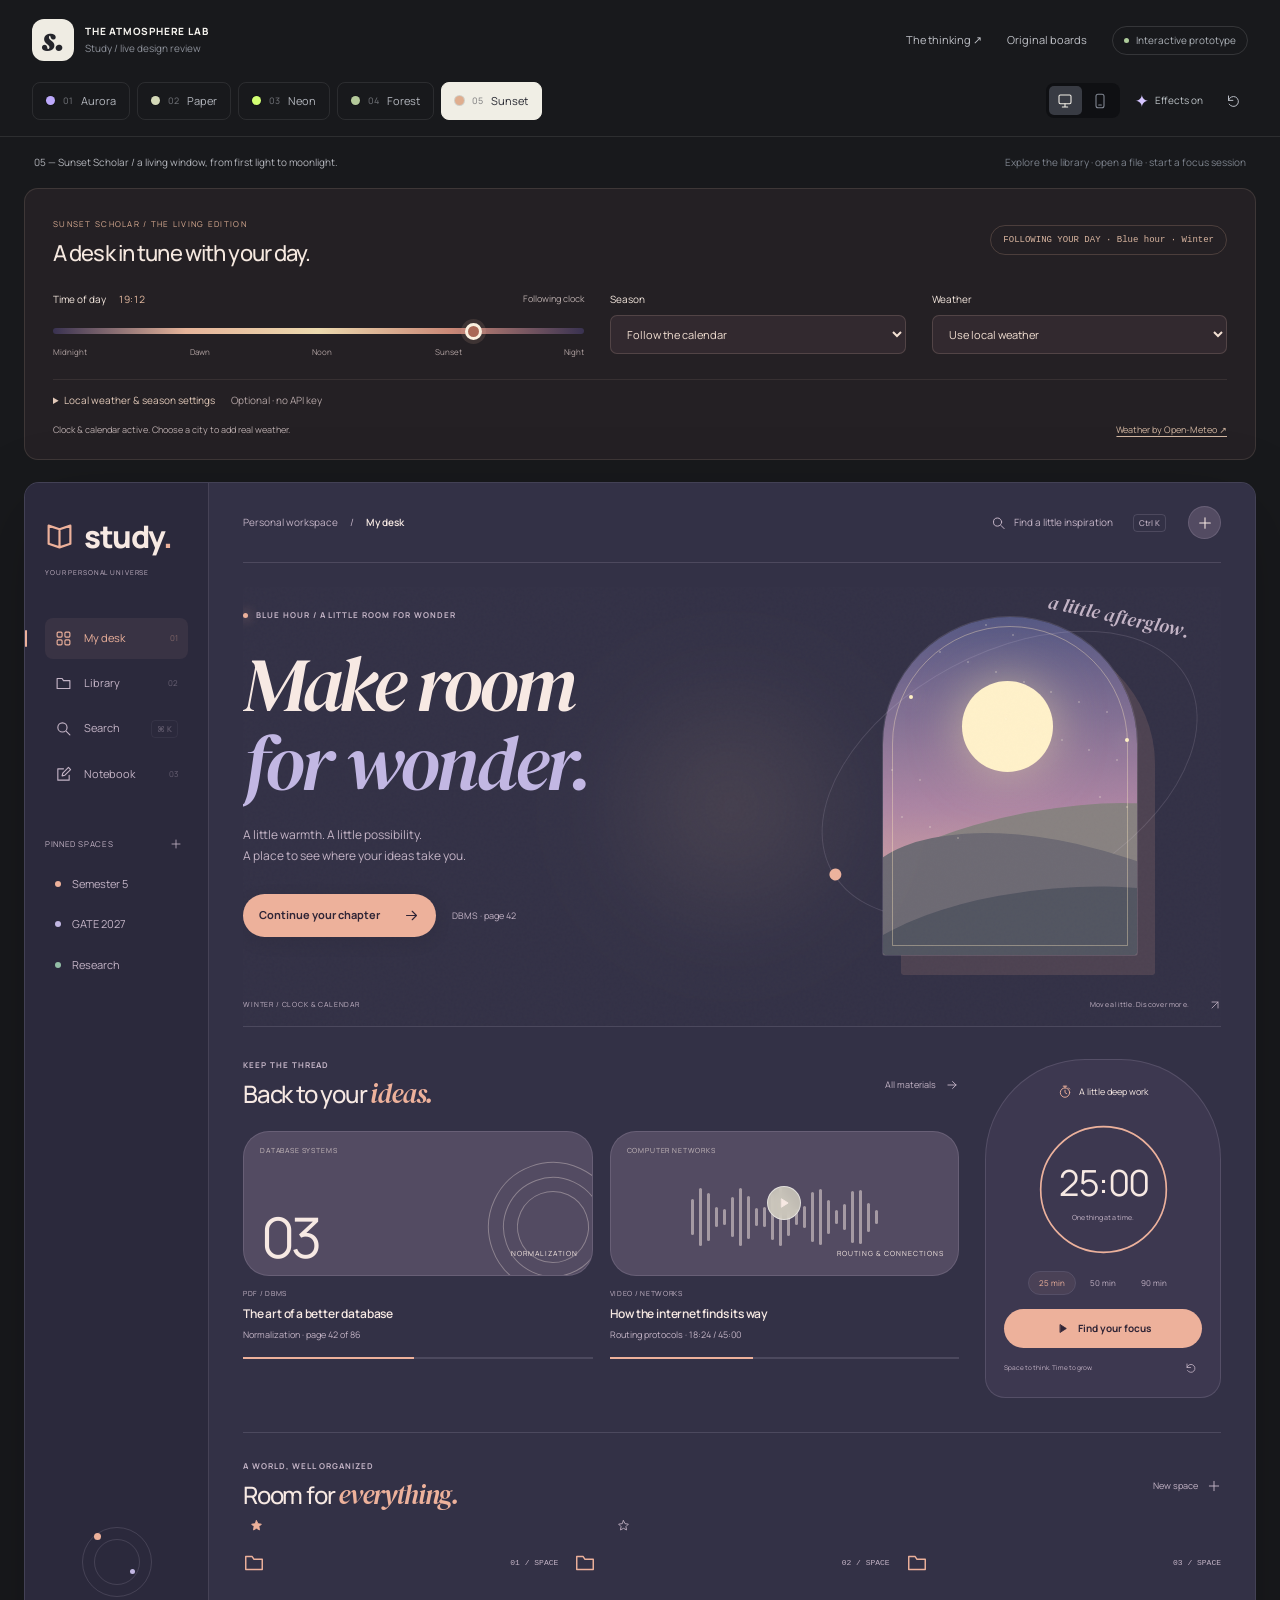
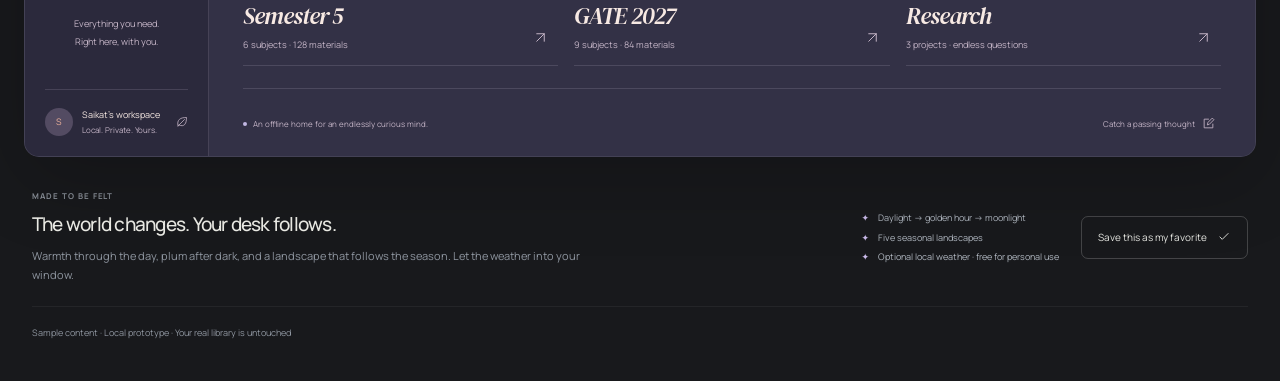
<file: design/theme-previews/index.html>
<!doctype html>
<html lang="en">
<head>
 <meta charset="utf-8"><meta name="viewport" content="width=device-width,initial-scale=1"><meta name="color-scheme" content="dark light">
 <title>Study / The atmosphere lab</title>
 <link rel="icon" href="data:image/svg+xml,%3Csvg xmlns='http://www.w3.org/2000/svg' viewBox='0 0 40 40'%3E%3Crect width='40' height='40' rx='12' fill='%23c7b4ff'/%3E%3Cpath d='M10 12v17l10-4 10 4V12l-10 4z' fill='%23141420'/%3E%3C/svg%3E">
 <link rel="stylesheet" href="lab.css"><link rel="stylesheet" href="sunset.css"><script defer src="lab.js"></script><script defer src="sunset-core.js"></script><script defer src="sunset.js"></script>
</head>
<body data-theme="aurora" data-motion="full">
<svg class="symbol-bank" xmlns="http://www.w3.org/2000/svg" aria-hidden="true"><defs>
 <symbol id="i-arrow" viewBox="0 0 24 24"><path d="M5 12h14m-6-6 6 6-6 6"/></symbol>
 <symbol id="i-diagonal" viewBox="0 0 24 24"><path d="M6 18 18 6M6 6h12v12"/></symbol>
 <symbol id="i-book" viewBox="0 0 24 24"><path d="M12 6 3 3v15l9 3 9-3V3zM12 6v15"/></symbol>
 <symbol id="i-home" viewBox="0 0 24 24"><rect x="3" y="3" width="7" height="7" rx="1.5"/><rect x="14" y="3" width="7" height="7" rx="1.5"/><rect x="3" y="14" width="7" height="7" rx="1.5"/><rect x="14" y="14" width="7" height="7" rx="1.5"/></symbol>
 <symbol id="i-folder" viewBox="0 0 24 24"><path d="M3 19V5h7l2 3h9v11z"/></symbol>
 <symbol id="i-search" viewBox="0 0 24 24"><circle cx="10.5" cy="10.5" r="6.5"/><path d="m16 16 5 5"/></symbol>
 <symbol id="i-note" viewBox="0 0 24 24"><path d="M20 13v7H4V4h8m-2 10 1-4L19 2l3 3-8 8z"/></symbol>
 <symbol id="i-clock" viewBox="0 0 24 24"><circle cx="12" cy="13" r="8"/><path d="M12 9v4l3 2M9 2h6m-3 0v3m6 0 2 2"/></symbol>
 <symbol id="i-star" viewBox="0 0 24 24"><path d="m12 3 2.8 5.6L21 9.5 16.5 14l1.1 6.2-5.6-3-5.6 3L7.5 14 3 9.5l6.2-.9z"/></symbol>
 <symbol id="i-play" viewBox="0 0 24 24"><path d="m8 5 11 7-11 7z"/></symbol>
 <symbol id="i-pause" viewBox="0 0 24 24"><path d="M8 5v14M16 5v14"/></symbol>
 <symbol id="i-plus" viewBox="0 0 24 24"><path d="M12 4v16M4 12h16"/></symbol>
 <symbol id="i-close" viewBox="0 0 24 24"><path d="m6 6 12 12M6 18 18 6"/></symbol>
 <symbol id="i-spark" viewBox="0 0 24 24"><path d="m12 2 2.5 7.5L22 12l-7.5 2.5L12 22l-2.5-7.5L2 12l7.5-2.5z"/></symbol>
 <symbol id="i-grid" viewBox="0 0 24 24"><rect x="4" y="4" width="16" height="16" rx="2"/><path d="M4 12h16M12 4v16"/></symbol>
 <symbol id="i-list" viewBox="0 0 24 24"><path d="M8 5h13M8 12h13M8 19h13M3 5h.1M3 12h.1M3 19h.1"/></symbol>
 <symbol id="i-check" viewBox="0 0 24 24"><path d="m5 12 4 4L19 6"/></symbol>
 <symbol id="i-reset" viewBox="0 0 24 24"><path d="M4 11a8 8 0 1 1 1 6M4 4v7h7"/></symbol>
 <symbol id="i-monitor" viewBox="0 0 24 24"><rect x="3" y="3" width="18" height="13" rx="2"/><path d="M12 16v5m-4 0h8"/></symbol>
 <symbol id="i-phone" viewBox="0 0 24 24"><rect x="6" y="2" width="12" height="20" rx="3"/><path d="M10 18h4"/></symbol>
 <symbol id="i-leaf" viewBox="0 0 24 24"><path d="M4 20C1 7 9 3 21 3c0 12-4 20-15 15m-2 2L17 7"/></symbol>
</defs></svg>

<header class="review-bar">
 <div class="review-top"><a class="lab-brand" href="index.html"><span class="lab-mark">s.</span><span>THE ATMOSPHERE LAB <small>Study / live design review</small></span></a><div class="review-actions"><button class="quiet" id="about">The thinking ↗</button><a class="quiet archive-link" href="static-gallery.html">Original boards</a><span class="prototype-badge"><i></i> Interactive prototype</span></div></div>
 <div class="review-bottom"><nav class="theme-switch" aria-label="Design direction"></nav><div class="preview-controls"><div class="device-switch" aria-label="Preview size"><button data-device="desktop" aria-label="Desktop preview" aria-pressed="true"><svg><use href="#i-monitor"/></svg></button><button data-device="phone" aria-label="Phone preview" aria-pressed="false"><svg><use href="#i-phone"/></svg></button></div><button id="motion-toggle" class="motion-toggle" aria-pressed="true"><span class="motion-icon">✦</span> <span>Effects on</span></button><button class="replay-button" id="replay" title="Replay entrance animation" aria-label="Replay entrance animation"><svg><use href="#i-reset"/></svg></button></div></div>
</header>
<div class="review-caption"><span id="direction-caption">01 — Aurora / the art of getting lost in a good idea.</span><span class="try-hint">Explore the library · open a file · start a focus session</span></div>
<div class="viewport" id="viewport"><div class="workspace">
 <aside class="sidebar">
  <button class="brand" data-page="home" aria-label="Study home"><svg><use href="#i-book"/></svg><span>study<span class="brand-dot">.</span></span></button><div class="workspace-label">YOUR PERSONAL UNIVERSE</div>
  <nav class="primary-nav" aria-label="Workspace navigation"><button data-page="home" aria-current="page"><svg><use href="#i-home"/></svg><span>My desk</span><small>01</small></button><button data-page="library"><svg><use href="#i-folder"/></svg><span>Library</span><small>02</small></button><button data-action="search"><svg><use href="#i-search"/></svg><span>Search</span><kbd>⌘ K</kbd></button><button data-page="notes"><svg><use href="#i-note"/></svg><span>Notebook</span><small>03</small></button></nav>
  <div class="sidebar-section"><span>PINNED SPACES</span><button data-action="new-space" aria-label="Create a sample space"><svg><use href="#i-plus"/></svg></button></div><nav class="pinned-nav" aria-label="Pinned spaces"><button data-space="Semester 5"><i class="dot lilac"></i>Semester 5</button><button data-space="GATE 2027"><i class="dot peach"></i>GATE 2027</button><button data-space="Research"><i class="dot mint"></i>Research</button></nav>
  <div class="sidebar-bottom"><div class="local-orbit"><span></span><small>Everything you need.<br>Right here, with you.</small></div><button class="profile" id="profile-note"><span>S</span><div>Saikat’s workspace<small>Local. Private. Yours.</small></div><svg><use href="#i-leaf"/></svg></button></div>
 </aside>
 <main class="app-main" id="app-main">
  <div class="app-toolbar"><div class="breadcrumb"><span>Personal workspace</span><span>/</span><strong id="current-page">My desk</strong></div><div class="toolbar-actions"><button class="search-trigger" data-action="search"><svg><use href="#i-search"/></svg><span>Find a little inspiration</span><kbd>Ctrl K</kbd></button><button class="round-button" data-action="new-note" aria-label="Capture a quick note"><svg><use href="#i-plus"/></svg></button></div></div>
  <section class="page home-page" id="page-home" aria-label="My desk">
   <div class="hero-scene" id="hero-scene"><div class="hero-grain"></div><div class="hero-cursor-glow"></div><div class="hero-scanline"></div><div class="hero-copy"><div class="eyebrow"><span class="status-dot"></span><span id="hero-eyebrow">A PLACE FOR YOUR NEXT BIG IDEA</span></div><h1 id="hero-title">Stay curious.<br><em>Go deeper.</em></h1><p id="hero-description">The best ideas don’t arrive all at once.<br>Give yours a little room to unfold.</p><div class="hero-cta"><button class="primary-button magnetic" data-action="continue">Continue your chapter <svg><use href="#i-arrow"/></svg></button><span>DBMS · page 42</span></div></div><div class="hero-art" id="hero-art" aria-hidden="true"></div><div class="hero-index"><span id="scene-coordinate">FIELD NOTES / 001</span><span class="art-hint">Move a little. Discover more.</span><svg><use href="#i-diagonal"/></svg></div></div>
   <div class="desk-grid"><section class="continuation"><div class="section-heading"><div><span class="eyebrow">KEEP THE THREAD</span><h2>Back to your <em>ideas.</em></h2></div><button class="text-button" data-page="library">All materials <svg><use href="#i-arrow"/></svg></button></div><div class="material-grid" id="recent-materials"></div></section><aside class="focus-widget"><div class="focus-top"><span><svg><use href="#i-clock"/></svg> A little deep work</span><span class="focus-live">READY</span></div><div class="focus-dial"><svg viewBox="0 0 180 180" aria-hidden="true"><circle class="track" cx="90" cy="90" r="78"/><circle class="progress" cx="90" cy="90" r="78"/></svg><div><strong class="timer-value">25:00</strong><small>One thing at a time.</small></div></div><div class="timer-presets" aria-label="Focus duration"><button data-minutes="25" aria-pressed="true">25 min</button><button data-minutes="50" aria-pressed="false">50 min</button><button data-minutes="90" aria-pressed="false">90 min</button></div><button class="focus-start" data-action="timer"><svg><use href="#i-play"/></svg><span>Find your focus</span></button><div class="timer-footer"><span>Space to think. Time to grow.</span><button data-action="reset-timer" aria-label="Reset focus timer"><svg><use href="#i-reset"/></svg></button></div></aside></div>
   <section class="spaces-section"><div class="section-heading"><div><span class="eyebrow">A WORLD, WELL ORGANIZED</span><h2>Room for <em>everything.</em></h2></div><button class="text-button" data-action="new-space">New space <svg><use href="#i-plus"/></svg></button></div><div class="spaces-grid" id="spaces-grid"></div></section>
   <div class="desk-footer"><span><i></i> An offline home for an endlessly curious mind.</span><button data-action="new-note">Catch a passing thought <svg><use href="#i-note"/></svg></button></div>
  </section>
  <section class="page library-page" id="page-library" hidden aria-label="Library"><div class="library-title"><span class="eyebrow">YOUR KNOWLEDGE, CONNECTED</span><h1>A collection<br>of <em>possibilities.</em></h1><p>Books, notes, and the questions that keep you curious.</p></div><div class="library-tools"><div class="filter-tabs" aria-label="Material filters"><button data-filter="All" aria-pressed="true">Everything</button><button data-filter="PDF" aria-pressed="false">Reading</button><button data-filter="VIDEO" aria-pressed="false">Lectures</button><button data-filter="NOTE" aria-pressed="false">Notes</button><button data-filter="Starred" aria-pressed="false">Starred</button></div><button class="round-button" id="layout-toggle" aria-label="Switch to list view"><svg><use href="#i-list"/></svg></button></div><div class="path-row" id="library-path"></div><div id="library-items" class="library-items"></div></section>
  <section class="page notes-page" id="page-notes" hidden aria-label="Notebook"><div class="notebook-heading"><span class="eyebrow">A HOME FOR UNFINISHED THOUGHTS</span><h1>Think out <em>loud.</em></h1><p>Your words are saved in this browser, just for this prototype.</p></div><div class="note-editor"><div class="note-editor-bar"><span><svg><use href="#i-note"/></svg> My field notes</span><span id="save-status">Saved locally</span></div><label class="sr-only" for="note-title">Note title</label><input id="note-title" value="A few ideas worth following…" maxlength="120"><label class="sr-only" for="note-body">Note contents</label><textarea id="note-body" spellcheck="true" placeholder="Start anywhere. A question is a good beginning."></textarea><div class="note-editor-footer"><span id="word-count">0 words</span><span>Small thoughts become big ideas.</span></div></div></section>
  <nav class="mobile-nav" aria-label="Mobile navigation"><button data-page="home" aria-current="page"><svg><use href="#i-home"/></svg><span>My desk</span></button><button data-page="library"><svg><use href="#i-folder"/></svg><span>Library</span></button><button data-action="search"><svg><use href="#i-search"/></svg><span>Search</span></button><button data-page="notes"><svg><use href="#i-note"/></svg><span>Notes</span></button></nav>
 </main>
</div></div>
<footer class="review-footer"><div><span class="eyebrow">MADE TO BE FELT</span><h2 id="theme-summary">A little wonder. A lot of clarity.</h2><p id="theme-explanation">An orbital sculpture, slow-moving light, and surfaces that respond to your touch.</p></div><div class="effect-chips" id="effect-chips"></div><button class="choose-button" id="choose-direction">Save this as my favorite <svg><use href="#i-check"/></svg></button><p class="prototype-note">Sample content · Local prototype · Your real library is untouched</p></footer>

<dialog id="search-dialog" class="search-dialog"><div class="search-dialog-head"><svg><use href="#i-search"/></svg><label class="sr-only" for="global-search">Search sample library</label><input id="global-search" placeholder="An idea, a subject, a place…" autocomplete="off"><button data-close aria-label="Close search"><kbd>Esc</kbd></button></div><div class="search-results" id="search-results"></div><div class="search-foot">Search your sample library <span>↑ ↓ navigate &nbsp; ↵ open</span></div></dialog>
<dialog id="reader-dialog" class="reader-dialog"><div class="reader-bar"><span id="reader-type">READING ROOM</span><button data-close aria-label="Close reader"><svg><use href="#i-close"/></svg></button></div><div class="reader-content" id="reader-content"></div></dialog>
<dialog id="space-dialog" class="small-dialog"><form method="dialog" id="space-form"><div class="dialog-title"><h2>A new beginning.</h2><button type="button" data-close aria-label="Close new space"><svg><use href="#i-close"/></svg></button></div><p>Make a little room for something you’re curious about.</p><label for="space-name">Space name</label><input id="space-name" name="space" placeholder="e.g. Creative coding" maxlength="48" required><button class="primary-button" type="submit">Create sample space <svg><use href="#i-plus"/></svg></button></form></dialog>
<dialog id="about-dialog" class="about-dialog"><div class="dialog-title"><span class="eyebrow">DESIGN NOTES / ROUND TWO</span><button data-close aria-label="Close design notes"><svg><use href="#i-close"/></svg></button></div><h2>Less template.<br><em>More feeling.</em></h2><p>This review explores a more expressive Study: stronger typography, original moving artwork, and small interactions that invite curiosity. Each direction has its own composition and motion.</p><div class="reference-grid"><a href="https://www.warmnfuzzy.tv/" target="_blank" rel="noopener"><span>01 / WARM & FUZZY ↗</span><h3>Confident character.</h3><p>Inspiration: bold type, deliberate color, and tactile personality. Here: expressive headlines and a more memorable visual identity.</p></a><a href="https://www.superhuge.net/" target="_blank" rel="noopener"><span>02 / SUPERHUGE ↗</span><h3>Reward curiosity.</h3><p>Inspiration: playful, discoverable interactions. Here: responsive artwork, springy materials, and satisfying file reveals.</p></a><a href="https://white-desert.com/" target="_blank" rel="noopener"><span>03 / WHITE DESERT ↗</span><h3>Let it breathe.</h3><p>Inspiration: cinematic scale and atmospheric depth. Here: a generous focal point and quieter surroundings.</p></a></div><p class="fine-print">References were explored from <a href="https://www.awwwards.com/websites/next-js/" target="_blank" rel="noopener">your Awwwards collection</a>. Artwork in this prototype is original CSS, SVG, and canvas. No reference-site assets are copied. This is a review prototype, not a change to the Flutter app.</p><div class="try-list"><strong>Things to try</strong><span>Switch all five themes • move over the artwork • open Library • star a file • press Ctrl K • open a reading sample • start the timer • write a note • switch to phone view.</span></div></dialog>
<div class="toast" id="toast" role="status" aria-live="polite"></div><noscript><p class="noscript">Enable JavaScript for the interactive review, or <a href="static-gallery.html">open the static gallery</a>.</p></noscript>
</body>
</html>
</file>
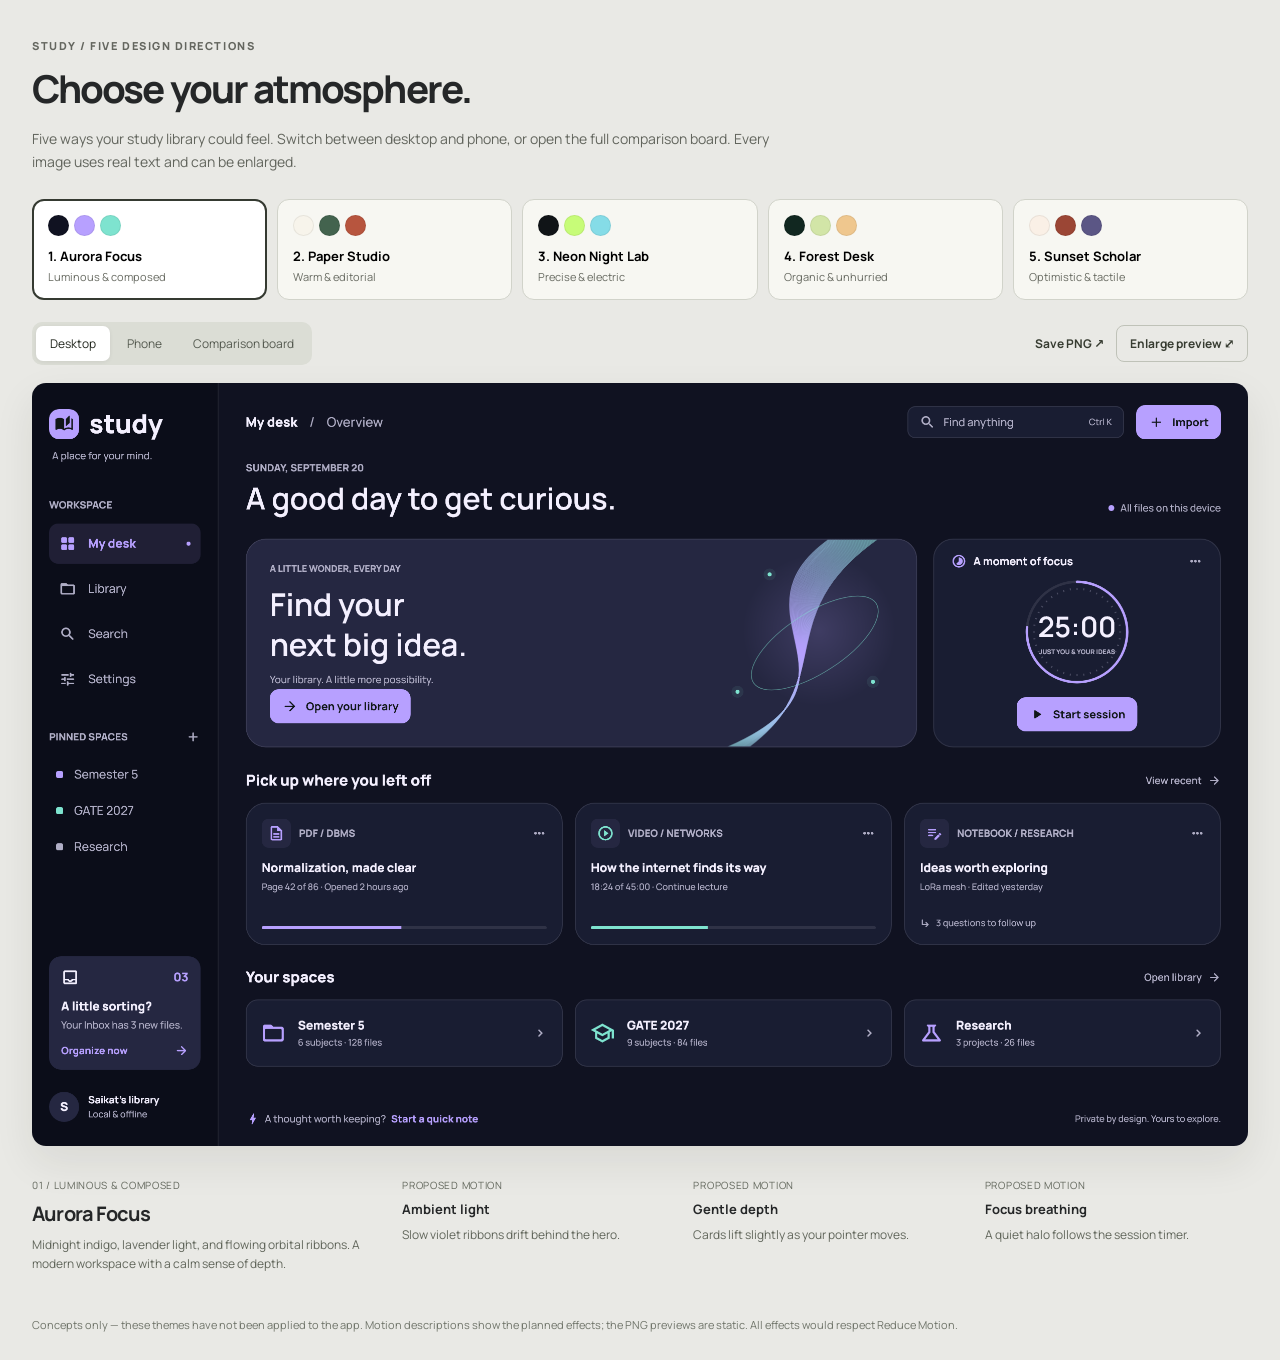
<file: design/theme-previews/static-gallery.html>
<!doctype html>
<html lang="en">
<head>
<meta charset="utf-8">
<meta name="viewport" content="width=device-width, initial-scale=1">
<title>Study — choose your atmosphere</title>
<style>
@font-face{font-family:Manrope;src:url('../../assets/fonts/Manrope.ttf')}*{box-sizing:border-box}body{margin:0;background:#e9e9e5;color:#252728;font-family:Manrope,system-ui,sans-serif}button,a{font:inherit}button{cursor:pointer}button:focus-visible,a:focus-visible{outline:3px solid #6748c0;outline-offset:4px}header{max-width:1440px;margin:auto;padding:38px 32px 22px}.eyebrow{text-transform:uppercase;letter-spacing:.14em;font-size:11px;font-weight:800;color:#64665f}h1{font-size:clamp(28px,3vw,44px);letter-spacing:-.05em;margin:9px 0 12px;font-weight:750}header p{color:#62655d;max-width:740px;line-height:1.65;font-size:14px;margin:0}.themes{display:grid;grid-template-columns:repeat(5,1fr);gap:10px;margin-top:26px}.theme{background:#f7f7f2;border:1px solid #d1d3ca;border-radius:12px;padding:15px;text-align:left;transition:transform .16s,border-color .16s}.theme:hover{transform:translateY(-3px)}.theme[aria-pressed=true]{border:2px solid #353a31;padding:14px;background:white}.swatches{display:flex;gap:5px;margin-bottom:11px}.swatches i{width:21px;height:21px;border-radius:50%;border:1px solid #0001}.theme strong{display:block;font-size:13px}.theme small{display:block;color:#686b62;margin-top:4px;font-size:11px}.toolbar{max-width:1440px;margin:auto;display:flex;align-items:center;gap:12px;padding:0 32px 18px}.segments{display:flex;border-radius:10px;background:#dbddd5;padding:4px;gap:3px}.segments button{border:0;background:transparent;border-radius:7px;padding:9px 14px;font-size:12px;color:#555a50}.segments button[aria-pressed=true]{background:#fff;color:#22271e;box-shadow:0 1px 4px #0001}.spacer{flex:1}.link,.zoom{font-size:12px;font-weight:700;color:#373c31}.link{text-decoration:none}.zoom{border:1px solid #bfc2b8;background:transparent;border-radius:8px;padding:9px 13px}.stage{padding:0 32px;max-width:1440px;margin:auto;min-height:300px}.stage img{display:block;width:100%;height:auto;border-radius:14px;box-shadow:0 16px 40px #20291b15}.stage.phone img{width:352px;max-width:100%;margin:auto;border-radius:26px}.stage.board img{box-shadow:none;border-radius:0}.details{max-width:1440px;margin:26px auto 44px;padding:0 32px;display:grid;grid-template-columns:1.3fr 1fr 1fr 1fr;gap:28px}.details h2{font-size:20px;letter-spacing:-.04em;margin:0 0 8px}.details h3{font-size:13px;margin:0 0 7px}.details p{font-size:12px;line-height:1.6;margin:0;color:#61665b}.note{font-size:11px!important;margin-top:8px!important}.tag{display:inline-block;font-size:10px;text-transform:uppercase;letter-spacing:.07em;color:#61665b;margin-bottom:8px}.help{max-width:1440px;margin:auto;padding:0 32px 28px;font-size:11px;color:#70756a}dialog{padding:0;border:0;border-radius:15px;max-width:96vw;max-height:94vh;width:96vw;background:#e9e9e5}dialog::backdrop{background:#0a0c11c9}.modalbar{display:flex;position:sticky;top:0;align-items:center;justify-content:space-between;background:#f9faf5;padding:12px 18px;border-bottom:1px solid #caced0}.modalbar span{font-size:12px}.modalbar button{border:0;background:#e1e5dc;padding:8px 13px;border-radius:7px;font-weight:700}.scroll{overflow:auto;max-height:calc(94vh - 65px);padding:18px}.scroll img{display:block;max-width:none;margin:auto}.scroll img.phone{width:528px}.scroll img.desktop{width:1515px}.scroll img.board{width:2100px}@media(max-width:800px){header{padding:25px 18px 18px}.themes{grid-template-columns:repeat(3,1fr)}.theme{padding:10px}.theme[aria-pressed=true]{padding:9px}.toolbar{padding:0 18px 18px;flex-wrap:wrap}.stage{padding:0 18px}.details{padding:0 18px;grid-template-columns:1fr 1fr;gap:20px}.spacer{display:none}.help{padding:0 18px 25px}}@media(prefers-reduced-motion:reduce){.theme{transition:none}.theme:hover{transform:none}}
</style>
</head>
<body>
<header>
  <div class="eyebrow">Study / five design directions</div>
  <h1>Choose your atmosphere.</h1>
  <p>Five ways your study library could feel. Switch between desktop and phone, or open the full comparison board. Every image uses real text and can be enlarged.</p>
  <nav class="themes" aria-label="Theme concepts"></nav>
</header>
<div class="toolbar">
  <div class="segments" aria-label="Preview layout">
    <button data-view="desktop" aria-pressed="true">Desktop</button>
    <button data-view="phone" aria-pressed="false">Phone</button>
    <button data-view="board" aria-pressed="false">Comparison board</button>
  </div>
  <div class="spacer"></div>
  <a id="download" class="link" download>Save PNG ↗</a>
  <button class="zoom" id="enlarge">Enlarge preview ⤢</button>
</div>
<main>
  <div class="stage"><img id="preview" alt="" width="2424" height="1520"></div>
  <section class="details" aria-live="polite"></section>
</main>
<p class="help">Concepts only — these themes have not been applied to the app. Motion descriptions show the planned effects; the PNG previews are static. All effects would respect Reduce Motion.</p>
<dialog aria-label="Enlarged theme preview">
  <div class="modalbar"><span>Full-size preview · scroll to explore</span><button id="close">Close ✕</button></div>
  <div class="scroll"><img id="large" alt=""></div>
</dialog>
<script>
const themes = [
 {slug:'aurora-focus',name:'Aurora Focus',feel:'Luminous & composed',colors:['#101221','#b7a0ff','#7ee3cf'],description:'Midnight indigo, lavender light, and flowing orbital ribbons. A modern workspace with a calm sense of depth.',effects:[['Ambient light','Slow violet ribbons drift behind the hero.'],['Gentle depth','Cards lift slightly as your pointer moves.'],['Focus breathing','A quiet halo follows the session timer.']]},
 {slug:'paper-studio',name:'Paper Studio',feel:'Warm & editorial',colors:['#f7f4eb','#43634e','#b7553e'],description:'Ivory paper, expressive serif headings, and muted green ink. Like opening a well-loved notebook at a beautifully arranged desk.',effects:[['Paper movement','Notes rise and settle with a soft shadow.'],['Ink details','Active tabs get a quick drawn underline.'],['Editorial rhythm','New content enters with a gentle stagger.']]},
 {slug:'neon-night-lab',name:'Neon Night Lab',feel:'Precise & electric',colors:['#101417','#c7fc78','#85dce7'],description:'Charcoal surfaces, sharp geometry, electric lime, and ice blue. Technical and energetic, with clear, restrained controls.',effects:[['Signal response','A fine border lights up on hover and focus.'],['Live waveform','Lecture playback gets a reactive waveform.'],['Precise transitions','Fast slides and crisp, springless controls.']]},
 {slug:'forest-desk',name:'Forest Desk',feel:'Organic & unhurried',colors:['#112720','#d2e5a7','#efc78e'],description:'Deep evergreen, warm cream, and illustrated foliage. Soft surfaces create a peaceful place for longer study sessions.',effects:[['Living canopy','A slow parallax shifts the illustrated leaves.'],['Soft focus','The timer expands like a measured breath.'],['Organic motion','Rounded surfaces ease gently into place.']]},
 {slug:'sunset-scholar',name:'Sunset Scholar',feel:'Optimistic & tactile',colors:['#faf0e6','#9b4635','#5b5685'],description:'Sand, terracotta, plum, and a little golden light. A warm editorial direction with an architectural sunset illustration.',effects:[['Golden hour','A warm gradient shifts slowly with the day.'],['Playful surfaces','Cards respond with a tiny, tactile spring.'],['Warm arrivals','Page changes use a short, soft reveal.']]}
];
let selected=0, view=matchMedia('(max-width:900px)').matches?'phone':'desktop';
const nav=document.querySelector('.themes'), stage=document.querySelector('.stage'), preview=document.querySelector('#preview'), dialog=document.querySelector('dialog');
themes.forEach((theme,i)=>{
 const b=document.createElement('button');b.className='theme';b.type='button';
 b.innerHTML=`<span class="swatches">${theme.colors.map(c=>`<i style="background:${c}"></i>`).join('')}</span><strong>${i+1}. ${theme.name}</strong><small>${theme.feel}</small>`;
 b.addEventListener('click',()=>{selected=i;render()});nav.append(b);
});
function render(){
 const t=themes[selected],src=t.slug+(view==='board'?'':'-'+view)+'.png';
 [...nav.children].forEach((b,i)=>b.setAttribute('aria-pressed',String(i===selected)));
 document.querySelectorAll('[data-view]').forEach(b=>b.setAttribute('aria-pressed',String(b.dataset.view===view)));
 stage.className='stage '+view;preview.src=src;preview.alt=t.name+' — '+view+' design concept';
 preview.width=view==='phone'?704:view==='board'?2520:2424;preview.height=view==='board'?1740:1520;
 document.querySelector('#download').href=src;
 document.querySelector('.details').innerHTML=`<div><span class="tag">0${selected+1} / ${t.feel}</span><h2>${t.name}</h2><p>${t.description}</p></div>${t.effects.map(([title,body])=>`<div><span class="tag">Proposed motion</span><h3>${title}</h3><p>${body}</p></div>`).join('')}`;
 document.title='Study — '+t.name;
}
document.querySelectorAll('[data-view]').forEach(b=>b.addEventListener('click',()=>{view=b.dataset.view;render()}));
document.querySelector('#enlarge').addEventListener('click',()=>{const img=document.querySelector('#large');img.src=preview.src;img.alt=preview.alt;img.className=view;dialog.showModal()});
document.querySelector('#close').addEventListener('click',()=>dialog.close());
dialog.addEventListener('click',e=>{if(e.target===dialog)dialog.close()});
render();
</script>
</body>
</html>
</file>
<file: design/theme-previews/lab.css>
@font-face{font-family:Manrope;src:url('../../assets/fonts/Manrope.ttf');font-weight:200 800;font-display:swap}
@font-face{font-family:Editorial;src:url('../../assets/fonts/DMSerifDisplay-Italic.ttf');font-style:italic;font-display:swap}
:root{--ease:cubic-bezier(.22,1,.36,1);--spring:cubic-bezier(.2,1.5,.4,1);font-family:Manrope,system-ui,sans-serif}
*{box-sizing:border-box}body{margin:0;--bg:#101117;--side:#0d0e13;--surface:#191b24;--surface2:#21232f;--ink:#f3f0f8;--muted:#a5a5b7;--accent:#c4b1ff;--on-accent:#242035;--line:#ffffff12;--soft:#c4b1ff13;--secondary:#94d8c5;--radius:16px;background:#18191c;color:var(--ink);font-size:14px;line-height:1.5}body[data-theme=paper]{--bg:#f4f1e7;--side:#eae6d9;--surface:#faf8ef;--surface2:#e5e1d3;--ink:#2b342d;--muted:#697365;--accent:#3b604b;--on-accent:#fffaf0;--line:#2b342d20;--soft:#3b604b0e;--secondary:#aa5036;--radius:3px}body[data-theme=neon]{--bg:#101413;--side:#0c100f;--surface:#191f1b;--surface2:#263126;--ink:#ecf4e8;--muted:#a8b3a5;--accent:#d2ff73;--on-accent:#202d14;--line:#d2ff731f;--soft:#d2ff730c;--secondary:#8bdfd5;--radius:2px}body[data-theme=forest]{--bg:#172c25;--side:#10231d;--surface:#223a2e;--surface2:#304938;--ink:#f0ecd9;--muted:#b5c0a8;--accent:#e0e7ab;--on-accent:#25372a;--line:#e0e7ab24;--soft:#e0e7ab0a;--secondary:#e2b683;--radius:24px}body[data-theme=sunset]{--bg:#f6e7dc;--side:#efdbce;--surface:#fff3e9;--surface2:#e5cbbb;--ink:#4c3338;--muted:#86656a;--accent:#9d4d45;--on-accent:#fff2df;--line:#54323b24;--soft:#9d4d450d;--secondary:#626293;--radius:26px}
button,input,textarea{font:inherit}button,a{-webkit-tap-highlight-color:transparent}button{cursor:pointer;color:inherit;border:0;background:none}a{color:inherit}button{touch-action:manipulation}button:focus-visible,a:focus-visible,input:focus-visible,textarea:focus-visible{outline:2px solid var(--accent);outline-offset:4px}button:disabled{opacity:.45;cursor:not-allowed}svg{width:20px;height:20px;fill:none;stroke:currentColor;stroke-width:1.6;stroke-linecap:round;stroke-linejoin:round;flex-shrink:0}.symbol-bank{position:absolute;width:0;height:0;overflow:hidden}h1,h2,h3,p{margin:0}em{font-family:Editorial,Georgia,serif;font-weight:400}.sr-only{position:absolute;width:1px;height:1px;padding:0;margin:-1px;overflow:hidden;clip:rect(0,0,0,0);white-space:nowrap;border:0}[hidden]{display:none!important}kbd{font-family:inherit;font-size:10px;font-weight:500;border:1px solid var(--line);border-radius:4px;padding:2px 5px;color:var(--muted)}
/* The review controls live outside the prototype. */
.review-bar{background:#18191c;color:#f4f2ed;border-bottom:1px solid #ffffff17;padding:19px 32px 15px}.review-top,.review-bottom{display:flex;justify-content:space-between;align-items:center;gap:20px;max-width:1520px;margin:auto}.review-top{margin-bottom:20px}.lab-brand{display:flex;align-items:center;gap:11px;text-decoration:none;font-size:10px;font-weight:750;letter-spacing:.08em}.lab-brand small{display:block;color:#8d919a;font-size:10px;font-weight:400;letter-spacing:0;margin-top:2px}.lab-mark{font-family:Editorial,serif;font-size:32px;background:#efece3;color:#24252b;display:grid;place-items:center;width:42px;height:42px;border-radius:12px;line-height:1}.review-actions{display:flex;align-items:center;gap:25px}.quiet{padding:5px 0;font-size:11px;color:#bfc1c7;text-decoration:none}.quiet:hover{color:white}.prototype-badge{font-size:10px;border:1px solid #ffffff20;border-radius:20px;padding:6px 11px;color:#adb2b8;display:flex;align-items:center;gap:7px}.prototype-badge i{width:5px;height:5px;border-radius:50%;background:#aecc9b}.theme-switch{display:flex;gap:7px}.theme-chip{display:flex;align-items:center;gap:8px;border:1px solid #ffffff16;border-radius:8px;font-size:11px;padding:10px 13px;color:#b3b6bd;transition:background .2s,color .2s,transform .2s}.theme-chip:hover{transform:translateY(-2px);background:#ffffff08}.theme-chip[aria-pressed=true]{background:#f0eee5;border-color:#f0eee5;color:#282932}.theme-chip i{height:9px;width:9px;border-radius:50%;background:var(--swatch);box-shadow:0 0 0 1px #0002}.theme-chip b{font-size:9px;font-weight:500;opacity:.5}.preview-controls,.device-switch{display:flex;align-items:center;gap:8px}.device-switch{gap:2px;background:#0f1013;padding:3px;border-radius:8px}.device-switch button{display:grid;place-items:center;border-radius:5px;width:33px;height:29px;color:#828894}.device-switch button svg{width:16px}.device-switch button[aria-pressed=true]{background:#383b43;color:#f4f1e8}.motion-toggle{font-size:10px;color:#bdc3c7;display:flex;align-items:center;gap:6px;padding:7px}.motion-icon{color:#d5c5ff;font-size:17px;animation:slow-spin 16s linear infinite}.replay-button{display:grid;place-items:center;color:#b9bdc5;width:30px;height:32px}.replay-button svg{width:15px}.review-caption{padding:18px 34px;display:flex;justify-content:space-between;gap:15px;color:#b3b5bb;font-size:10px;max-width:1588px;margin:auto}.try-hint{color:#7d838d}.viewport{max-width:1520px;margin:0 auto;background:var(--bg);container-type:inline-size;border:1px solid #ffffff14;border-radius:15px;box-shadow:0 22px 80px #0003;overflow:clip;transition:background .4s}.viewport.is-phone{max-width:404px;border-radius:32px;border:6px solid #090b0f;box-shadow:0 30px 100px #0005}.workspace{display:grid;grid-template-columns:184px minmax(0,1fr);min-height:980px;background:var(--bg);color:var(--ink);transition:background .4s,color .3s}.sidebar{padding:30px 20px 20px;display:flex;flex-direction:column;gap:0;background:var(--side);border-right:1px solid var(--line)}.brand{display:flex;align-items:center;gap:10px;padding:0;font-size:31px;font-weight:800;letter-spacing:-1.5px}.brand svg{color:var(--accent);width:29px;height:29px;stroke-width:1.8}.brand-dot{color:var(--accent)}.workspace-label{font-size:6.7px;letter-spacing:.13em;color:var(--muted);margin-top:8px}.primary-nav{display:flex;flex-direction:column;gap:4px;margin-top:40px}.primary-nav button{display:flex;align-items:center;gap:12px;padding:12px 10px;text-align:left;font-size:11px;border-radius:8px;color:var(--muted);position:relative;transition:background .2s,color .2s}.primary-nav button svg{width:17px;height:17px}.primary-nav button small,.primary-nav button kbd{margin-left:auto;font-size:8px;opacity:.4}.primary-nav button:hover{background:var(--soft);color:var(--ink)}.primary-nav button[aria-current]{color:var(--accent);background:var(--soft)}.primary-nav button[aria-current]::before{content:'';position:absolute;left:-20px;width:2px;height:17px;background:var(--accent);border-radius:2px}.sidebar-section{display:flex;justify-content:space-between;align-items:center;margin-top:37px;margin-bottom:8px;font-size:8px;letter-spacing:.08em;color:var(--muted)}.sidebar-section button{display:grid;place-items:center;width:24px;height:24px}.sidebar-section svg{width:12px;height:12px}.pinned-nav{display:flex;flex-direction:column}.pinned-nav button{display:flex;gap:11px;align-items:center;font-size:11px;text-align:left;padding:12px 10px;color:var(--muted);border-radius:6px}.pinned-nav button:hover{background:var(--soft);color:var(--ink)}.dot{width:6px;height:6px;border-radius:50%;background:var(--accent)}.dot.peach{background:var(--secondary)}.dot.mint{background:#93bda6}.sidebar-bottom{margin-top:auto;padding-top:90px}.local-orbit{position:relative;text-align:center;color:var(--muted);font-size:11px;line-height:1.7;margin-bottom:38px}.local-orbit>span{display:block;width:70px;height:70px;border:1px solid var(--line);border-radius:50%;margin:0 auto 17px;position:relative}.local-orbit>span::before{content:'';position:absolute;inset:11px;border:1px solid var(--line);border-radius:50%}.local-orbit>span::after{content:'';position:absolute;width:7px;height:7px;background:var(--accent);border-radius:50%;top:5px;left:11px;box-shadow:35px 35px 0 -1px var(--secondary)}.profile{display:flex;gap:9px;align-items:center;width:100%;border-top:1px solid var(--line);padding:18px 0 0;text-align:left;font-size:9px}.profile>span{width:28px;height:28px;display:grid;place-items:center;border-radius:50%;background:var(--surface2);color:var(--accent)}.profile small{display:block;font-size:8px;color:var(--muted);margin-top:2px}.profile svg{width:12px;height:12px;margin-left:auto;color:var(--muted)}
.app-main{min-width:0;padding:0 34px}.app-toolbar{height:80px;display:flex;align-items:center;justify-content:space-between;gap:15px;border-bottom:1px solid var(--line)}.breadcrumb{display:flex;gap:12px;align-items:center;font-size:10px;color:var(--muted)}.breadcrumb strong{font-weight:600;color:var(--ink)}.toolbar-actions{display:flex;align-items:center;gap:16px}.search-trigger{display:flex;gap:8px;align-items:center;font-size:10px;color:var(--muted)}.search-trigger svg{width:15px}.search-trigger kbd{font-size:8px;margin-left:12px}.round-button{display:grid;place-items:center;width:33px;height:33px;background:var(--surface2);border:1px solid var(--line);border-radius:50%;transition:transform .3s var(--spring)}.round-button:hover{transform:rotate(8deg) scale(1.1)}.round-button svg{width:16px;height:16px}.page{padding-top:24px;animation:page-enter .65s var(--ease) both}.page.leaving{opacity:0;transform:translateY(10px)}.hero-scene{min-height:420px;position:relative;isolation:isolate;overflow:hidden;border-bottom:1px solid var(--line);margin-bottom:32px;--mx:0;--my:0}.hero-copy{position:relative;z-index:3;padding:22px 0 65px;pointer-events:none}.hero-copy button{pointer-events:auto}.eyebrow{font-size:8px;letter-spacing:.12em;font-weight:700;color:var(--muted);display:flex;align-items:center;gap:8px}.status-dot{width:5px;height:5px;background:var(--accent);border-radius:50%;box-shadow:0 0 12px var(--accent)}.hero-copy h1{font-size:clamp(54px,5.5cqw,86px);line-height:1.04;font-weight:500;letter-spacing:-.065em;margin:23px 0 21px}.hero-copy h1 em{color:var(--accent);letter-spacing:-.04em}.hero-copy p{font-size:12px;line-height:1.8;color:var(--muted);max-width:300px}.hero-cta{display:flex;align-items:center;gap:16px;margin-top:27px}.hero-cta>span{font-size:9px;color:var(--muted)}.primary-button{display:inline-flex;align-items:center;justify-content:space-between;gap:23px;font-size:11px;font-weight:700;background:var(--accent);color:var(--on-accent);padding:13px 16px;border-radius:7px;box-shadow:0 5px 20px #0001;transition:transform .25s var(--spring),box-shadow .25s}.primary-button svg{width:17px;height:17px}.primary-button:hover{box-shadow:0 8px 30px color-mix(in srgb,var(--accent) 18%,transparent);transform:translateY(-3px)}.primary-button:active{transform:scale(.97)}.hero-art{position:absolute;right:-20px;top:0;width:49%;height:390px;z-index:1;perspective:800px;transform:translate(calc(var(--mx)*-7px),calc(var(--my)*-5px));transition:transform .8s var(--ease)}.hero-art canvas{width:100%;height:100%;display:block;position:absolute;inset:0}.hero-index{position:absolute;bottom:15px;left:0;right:0;display:flex;gap:20px;align-items:center;font-size:7px;letter-spacing:.12em;color:var(--muted);z-index:4}.hero-index .art-hint{margin-left:auto;letter-spacing:.03em}.hero-index svg{width:12px;height:12px}.hero-grain{position:absolute;inset:0;pointer-events:none;opacity:.025;z-index:2;background-image:url("data:image/svg+xml,%3Csvg viewBox='0 0 180 180' xmlns='http://www.w3.org/2000/svg'%3E%3Cfilter id='n'%3E%3CfeTurbulence type='fractalNoise' baseFrequency='.9' numOctaves='3' stitchTiles='stitch'/%3E%3C/filter%3E%3Cpath fill='%23fff' filter='url(%23n)' opacity='.8' d='M0 0h180v180H0z'/%3E%3C/svg%3E")}
/* Original living sculptures. */
.orb-halo{position:absolute;inset:3% -8%;border-radius:50%;background:radial-gradient(ellipse at 50% 50%,#8f67ff28,transparent 64%);animation:breathe 9s ease-in-out infinite}.orb-core{position:absolute;left:22%;top:19%;width:58%;aspect-ratio:1;border-radius:50%;background:radial-gradient(circle at 68% 27%,#edf6ff80 0%,#95e8e850 8%,#9988eb20 30%,#41466d08 56%,#10111700 69%);filter:blur(5px);animation:orb-drift 13s ease-in-out infinite alternate}.art-coordinate{position:absolute;font-family:monospace;font-size:8px;color:var(--muted);letter-spacing:.06em}.art-coordinate.top{top:10%;right:12%}.art-coordinate.bottom{bottom:13%;left:15%}.orb-star{position:absolute;width:4px;height:4px;border-radius:50%;background:#d4c7ff;box-shadow:0 0 16px #a292ff;animation:twinkle 5s ease-in-out infinite}.orb-star.one{top:25%;left:18%}.orb-star.two{top:70%;right:12%;animation-delay:-2s}.orb-star.three{top:12%;right:30%;width:2px;height:2px;animation-delay:-4s}.orb-label{position:absolute;bottom:20%;right:2%;padding:9px 12px;background:#d3c1ff09;border:1px solid #d3c1ff25;border-radius:20px;font-size:7px;letter-spacing:.13em;backdrop-filter:blur(8px);transform:rotate(-9deg);color:#d4c5fe}
.paper-stack{position:absolute;inset:30px 48px 28px 35px;transform:rotate(-8deg) rotateY(calc(var(--mx)*5deg)) rotateX(calc(var(--my)*-5deg));transition:transform 1s var(--spring)}.paper-sheet{position:absolute;width:70%;height:85%;left:17%;top:8%;background:#fbf9f0;border:1px solid #aaa48b55;box-shadow:7px 10px 20px #333b2210;transform:rotate(var(--rotate));transition:transform .7s var(--spring);padding:27px 22px;color:#344a37}.paper-sheet.back{--rotate:-10deg;background:#d2dac1;transform:translate(-20px,12px) rotate(-13deg)}.paper-sheet.middle{--rotate:8deg;background:#efe4c7;transform:translate(15px,3px) rotate(8deg)}.paper-sheet.front{--rotate:0deg;display:flex;flex-direction:column}.hero-scene:hover .paper-sheet.back{transform:translate(-33px,18px) rotate(-19deg)}.hero-scene:hover .paper-sheet.middle{transform:translate(28px,4px) rotate(14deg)}.paper-sheet small{font-size:6px;letter-spacing:.1em}.paper-sheet strong{font-family:Editorial;font-style:italic;font-size:32px;line-height:1.1;margin-top:22px;font-weight:400;letter-spacing:-1px}.paper-sheet .ruled{height:65px;margin-top:17px;background:repeating-linear-gradient(transparent 0 15px,#52654c33 15px 16px)}.paper-sheet .handwritten{font-family:Editorial;font-style:italic;font-size:13px;margin-top:17px;color:#8c4c37}.paper-clip{position:absolute;width:22px;height:61px;border:2px solid #898d77;border-radius:12px;top:-16px;left:50%;transform:rotate(-4deg);z-index:4}.paper-seal{position:absolute;bottom:1%;left:7%;height:68px;width:68px;border-radius:50%;background:#ad5239;color:#f8e8c3;display:grid;place-items:center;box-shadow:3px 6px 12px #493d2e18;transform:rotate(-15deg);outline:1px dashed #efc49c;outline-offset:-6px;font-family:Editorial;font-style:italic;line-height:1.05;text-align:center;font-size:18px;animation:seal-float 7s ease-in-out infinite}.paper-pencil{position:absolute;right:4%;top:28%;width:8px;height:210px;background:linear-gradient(90deg,#365340,#658265,#365340);transform:rotate(19deg);box-shadow:7px 4px 9px #25331a22;border-radius:2px}.paper-pencil::after{content:'';position:absolute;bottom:-20px;border:4px solid transparent;border-top:20px solid #b7a179;border-bottom:0}
.neon-grid{position:absolute;inset:0;background-image:linear-gradient(#c7ff7409 1px,transparent 1px),linear-gradient(90deg,#c7ff7409 1px,transparent 1px);background-size:28px 28px;mask-image:radial-gradient(ellipse,#000 30%,transparent 71%)}.neon-scan{position:absolute;left:12%;right:12%;height:1px;background:linear-gradient(90deg,transparent,#d2ff7380,transparent);top:25%;box-shadow:0 0 15px #d2ff7355;animation:scan 6s ease-in-out infinite}.neon-corner{position:absolute;width:18px;height:18px;border:1px solid #d2ff7366;top:10%;left:10%;border-right:0;border-bottom:0}.neon-corner.second{top:auto;left:auto;right:10%;bottom:10%;transform:rotate(180deg)}.neon-label{position:absolute;bottom:4%;left:15%;display:flex;gap:35px;font:7px/1.7 monospace;letter-spacing:.1em;color:#a3b999}.neon-label strong{font-weight:400;color:#d2ff73;display:block;font-size:12px}
.forest-halo{position:absolute;width:78%;aspect-ratio:1;background:radial-gradient(circle at 45% 45%,#cbdb8b33,#849d4920 40%,transparent 67%);top:3%;left:15%;border-radius:50%;animation:breathe 12s ease-in-out infinite}.botanical{width:100%;height:100%;stroke:none;overflow:visible;transform:rotateY(calc(var(--mx)*8deg)) rotateX(calc(var(--my)*-5deg));transition:transform 1s var(--ease)}.botanical .branch{transform-origin:250px 370px;animation:sway 11s ease-in-out infinite alternate}.botanical .branch.b{animation-delay:-5s;animation-duration:13s}.botanical .branch.c{animation-delay:-8s;animation-duration:9s}.forest-mote{position:absolute;width:3px;height:3px;background:#e3d69a;border-radius:50%;animation:float-mote 11s ease-in-out infinite}.forest-mote.a{left:22%;top:30%}.forest-mote.b{right:20%;top:25%;animation-delay:-4s}.forest-mote.c{left:60%;top:60%;animation-delay:-7s}
.sunset-portal{position:absolute;inset:12px 30px 24px 58px;transform:rotateY(calc(var(--mx)*8deg)) rotateX(calc(var(--my)*-4deg));transition:transform 1s var(--ease)}.portal-frame{position:absolute;inset:5% 15% 0;border-radius:160px 160px 3px 3px;background:linear-gradient(135deg,#ecac84,#f2d19e 55%,#dfad94);overflow:hidden;box-shadow:18px 20px 0 #d0aa9850,0 0 0 1px #a9726430}.portal-frame::before{content:'';position:absolute;inset:9px;border:1px solid #ffe9c060;border-radius:150px 150px 0 0;z-index:5}.sun{position:absolute;width:36%;aspect-ratio:1;top:18%;left:31%;border-radius:50%;background:#fff1ca;box-shadow:0 0 50px #fff0ae80;animation:sun-rise 12s ease-in-out infinite alternate}.dune{position:absolute;width:190%;height:65%;border-radius:50% 70% 0 0;bottom:-22%;left:-32%;background:#b87b64;transform:rotate(-16deg);animation:dune-drift 16s ease-in-out infinite alternate}.dune.second{bottom:-34%;left:-13%;background:#89617a;transform:rotate(13deg);animation-delay:-6s}.dune.third{bottom:-45%;left:-26%;background:#565579;transform:rotate(-10deg);animation-delay:-10s}.sunset-orbit{position:absolute;inset:15% -6% 16%;border:1px solid #975c4b55;border-radius:50%;transform:rotate(-28deg);z-index:2}.sunset-orbit::after{content:'';width:12px;height:12px;position:absolute;top:50%;left:-5px;background:#9d4d45;border-radius:50%}.sunset-stamp{position:absolute;right:0;top:1%;color:#935d54;font:italic 19px Editorial;transform:rotate(12deg)}
/* Useful content with a quieter visual rhythm. */
.desk-grid{display:grid;grid-template-columns:minmax(0,1fr) 236px;gap:26px;align-items:start}.section-heading{display:flex;align-items:center;justify-content:space-between;gap:12px;margin-bottom:20px}.section-heading h2{font-size:24px;line-height:1.2;font-weight:500;letter-spacing:-.05em;margin-top:7px}.section-heading h2 em{font-size:1.13em;color:var(--accent)}.text-button{font-size:9px;display:flex;align-items:center;gap:9px;padding:6px 0;white-space:nowrap;color:var(--muted);transition:color .2s}.text-button svg{width:14px;height:14px;transition:transform .25s}.text-button:hover{color:var(--accent)}.text-button:hover svg{transform:translateX(4px)}.material-grid{display:grid;grid-template-columns:repeat(2,minmax(0,1fr));gap:17px}.material-card{position:relative;min-width:0;perspective:800px;animation:card-enter .7s var(--ease) both}.material-card:nth-child(2){animation-delay:.07s}.material-card:nth-child(3){animation-delay:.12s}.material-open{width:100%;display:block;text-align:left;padding:0}.material-cover{height:145px;position:relative;overflow:hidden;border-radius:var(--radius);border:1px solid var(--line);background:var(--surface);transition:transform .55s var(--spring),box-shadow .4s;transform:rotateX(calc(var(--cy,0)*-4deg)) rotateY(calc(var(--cx,0)*5deg))}.material-card:hover .material-cover{box-shadow:0 12px 25px #0002;transform:translateY(-4px) rotateX(calc(var(--cy,0)*-4deg)) rotateY(calc(var(--cx,0)*5deg))}.cover-kicker{position:absolute;top:14px;left:16px;font-size:7px;letter-spacing:.12em;z-index:2;opacity:.7}.cover-number{position:absolute;bottom:10px;left:17px;font-size:56px;font-weight:400;line-height:1;letter-spacing:-.07em;z-index:2}.cover-orbit{position:absolute;width:130px;height:130px;border:1px solid currentColor;border-radius:50%;top:30px;right:-26px;opacity:.35;transform:rotate(-20deg)}.cover-orbit::before,.cover-orbit::after{content:'';position:absolute;inset:14px;border:1px solid currentColor;border-radius:50%}.cover-orbit::after{inset:28px}.cover-type{position:absolute;bottom:15px;right:14px;font-size:7px;letter-spacing:.14em}.material-card[data-kind=PDF] .material-cover{background:linear-gradient(130deg,#d1c4e8,#a898c5);color:#3c3254}.material-card[data-kind=VIDEO] .material-cover{background:#a4bba9;color:#294836}.material-card[data-kind=NOTE] .material-cover{background:#e4c9a4;color:#66472f}.cover-wave{position:absolute;inset:48px 23px 20px;display:flex;align-items:center;justify-content:center;gap:5px}.cover-wave i{width:3px;border-radius:3px;height:var(--h);background:currentColor;opacity:.5;animation:wave 2s ease-in-out infinite alternate;animation-delay:var(--delay);animation-play-state:paused}.material-card:hover .cover-wave i{animation-play-state:running}.cover-play{width:34px;height:34px;display:grid;place-items:center;background:#f7f4dcaa;border:1px solid #ffffff88;backdrop-filter:blur(4px);border-radius:50%;position:absolute;left:calc(50% - 17px);top:calc(50% - 17px);z-index:2}.cover-play svg{width:14px;height:14px;fill:currentColor}.cover-scribble{position:absolute;inset:43px 25px 27px;background:repeating-linear-gradient(transparent 0 15px,#65442e33 15px 16px);transform:rotate(-4deg);font:italic 32px Editorial;text-align:center;padding-top:3px}.material-info{padding:13px 0 0}.material-info .file-type{font-size:7px;letter-spacing:.1em;color:var(--muted);display:flex;justify-content:space-between;padding-right:26px}.material-info h3{font-size:12px;font-weight:600;letter-spacing:-.015em;margin-top:6px;line-height:1.5;overflow-wrap:anywhere}.material-info p{font-size:9px;color:var(--muted);margin-top:5px}.material-progress{height:2px;background:var(--line);margin-top:15px;overflow:hidden}.material-progress span{display:block;height:100%;width:var(--progress);background:var(--accent);transform-origin:left;animation:progress-in 1s var(--ease) both}.star-button{position:absolute;top:153px;right:0;color:var(--muted);width:27px;height:27px;display:grid;place-items:center;border-radius:50%;z-index:3}.star-button svg{width:13px;height:13px}.star-button[aria-pressed=true]{color:var(--accent)}.star-button[aria-pressed=true] svg{fill:var(--accent)}.star-button:hover{background:var(--soft);transform:scale(1.15)}
.focus-widget{padding:18px;background:var(--surface);border-radius:var(--radius);border:1px solid var(--line);position:relative;overflow:hidden}.focus-top{display:flex;justify-content:space-between;align-items:center;gap:4px;font-size:9px}.focus-top>span:first-child{display:flex;align-items:center;gap:7px}.focus-top svg{width:14px;height:14px;color:var(--accent)}.focus-live{font:6px monospace;letter-spacing:.09em;color:var(--muted)}.focus-dial{width:145px;height:145px;margin:18px auto 10px;position:relative}.focus-dial>svg{position:absolute;inset:0;width:100%;height:100%;transform:rotate(-90deg);stroke-width:1;overflow:visible}.focus-dial .track{stroke:var(--line);stroke-width:2}.focus-dial .progress{stroke:var(--accent);stroke-width:2;stroke-dasharray:490;stroke-dashoffset:0;transition:stroke-dashoffset 1s linear}.focus-dial>div{position:absolute;inset:0;display:flex;align-items:center;justify-content:center;flex-direction:column}.timer-value{font-size:36px;font-weight:400;letter-spacing:-.05em;font-variant-numeric:tabular-nums}.focus-dial small{font-size:7px;color:var(--muted);margin-top:3px}.timer-presets{display:flex;justify-content:center;gap:5px}.timer-presets button{font-size:8px;border-radius:15px;padding:5px 10px;color:var(--muted)}.timer-presets button[aria-pressed=true]{background:var(--soft);color:var(--accent);outline:1px solid var(--line)}.focus-start{display:flex;align-items:center;justify-content:center;gap:9px;width:100%;background:var(--accent);color:var(--on-accent);border-radius:7px;font-size:10px;font-weight:700;padding:12px;margin-top:15px;transition:transform .25s var(--spring)}.focus-start:hover{transform:translateY(-2px)}.focus-start svg{width:13px;height:13px;fill:currentColor}.timer-footer{display:flex;align-items:center;justify-content:space-between;margin-top:9px;font-size:6.5px;color:var(--muted)}.timer-footer button{padding:5px;display:grid;place-items:center}.timer-footer svg{width:12px;height:12px}.is-running .focus-dial{animation:breathe 6s ease-in-out infinite}.is-running .focus-live{color:var(--accent)}.is-running .focus-widget::before{content:'';position:absolute;inset:0;background:radial-gradient(ellipse at 50% 40%,var(--soft),transparent 60%);pointer-events:none}
.spaces-section{margin-top:34px;padding-top:27px;border-top:1px solid var(--line)}.spaces-grid{display:grid;grid-template-columns:repeat(3,minmax(0,1fr));gap:16px}.space-card{position:relative;border-top:1px solid var(--line);padding:20px 0 14px;text-align:left;transition:padding .4s var(--ease),background .3s;overflow:hidden}.space-card:hover{padding-left:12px;background:var(--soft)}.space-card .space-top{display:flex;justify-content:space-between;align-items:center;margin-bottom:24px}.space-card .space-top>svg{color:var(--accent);width:22px;height:22px;transition:transform .4s var(--spring)}.space-card:hover .space-top>svg{transform:translateY(-4px) rotate(-8deg)}.space-card .space-top span{font:8px monospace;color:var(--muted)}.space-card h3{font-size:16px;font-weight:500;letter-spacing:-.04em}.space-card p{font-size:9px;color:var(--muted);margin-top:4px}.space-card>.space-arrow{position:absolute;bottom:20px;right:10px;width:15px;height:15px;color:var(--muted);transition:transform .3s}.space-card:hover>.space-arrow{transform:rotate(45deg);color:var(--accent)}.desk-footer{padding:27px 0 25px;display:flex;align-items:center;justify-content:space-between;gap:15px;font-size:8px;color:var(--muted);border-top:1px solid var(--line);margin-top:22px}.desk-footer>span{display:flex;align-items:center;gap:6px}.desk-footer i{width:4px;height:4px;border-radius:50%;background:var(--secondary)}.desk-footer button{display:flex;gap:7px;align-items:center;font-size:8px;color:var(--muted)}.desk-footer svg{width:13px;height:13px}.mobile-nav{display:none}
/* Real prototype views. */
.library-title,.notebook-heading{padding:35px 0 36px}.library-title h1,.notebook-heading h1{font-size:56px;line-height:1.08;letter-spacing:-.06em;font-weight:500;margin-top:17px}.library-title h1 em,.notebook-heading h1 em{color:var(--accent)}.library-title p,.notebook-heading p{font-size:12px;color:var(--muted);margin-top:17px}.library-tools{display:flex;justify-content:space-between;align-items:center;border-bottom:1px solid var(--line);padding-bottom:17px;gap:15px}.filter-tabs{display:flex;gap:5px;flex-wrap:wrap}.filter-tabs button{padding:8px 12px;font-size:10px;color:var(--muted);border-radius:6px}.filter-tabs button[aria-pressed=true]{background:var(--accent);color:var(--on-accent)}.path-row{display:flex;align-items:center;gap:10px;font-size:10px;padding:20px 0;color:var(--muted)}.path-row button{color:var(--accent);font-size:10px;padding:0}.library-items{display:grid;grid-template-columns:repeat(3,minmax(0,1fr));gap:28px 20px;padding-bottom:45px}.library-items.is-list{grid-template-columns:1fr}.is-list .material-open{display:flex;align-items:center;gap:22px;padding-bottom:16px;border-bottom:1px solid var(--line)}.is-list .material-cover{width:94px;height:94px;flex-shrink:0}.is-list .cover-number{font-size:34px}.is-list .cover-type,.is-list .cover-kicker{display:none}.is-list .material-info{flex:1;padding:0}.is-list .material-info h3{font-size:15px}.is-list .star-button{top:20px;right:4px}.is-list .material-progress{max-width:240px}.empty-state{padding:55px 20px;text-align:center;grid-column:1/-1;color:var(--muted)}.empty-state h3{font-family:Editorial;font-style:italic;font-size:30px;color:var(--ink);font-weight:400;margin-bottom:9px}.empty-state p{font-size:12px}.note-editor{border:1px solid var(--line);border-radius:var(--radius);background:var(--surface);margin-bottom:45px;padding:0 28px}.note-editor-bar,.note-editor-footer{display:flex;justify-content:space-between;align-items:center;font-size:9px;color:var(--muted);padding:18px 0;border-bottom:1px solid var(--line)}.note-editor-bar>span:first-child{display:flex;align-items:center;gap:8px}.note-editor-bar svg{width:16px;height:16px}.note-editor input,.note-editor textarea{display:block;color:var(--ink);border:0;background:transparent;width:100%;resize:vertical}.note-editor input{font-size:29px;letter-spacing:-.04em;padding:25px 0 16px}.note-editor textarea{font-size:14px;line-height:1.9;min-height:340px;padding:5px 0}.note-editor input:focus,.note-editor textarea:focus{outline:none}.note-editor input:focus-visible,.note-editor textarea:focus-visible{outline:1px dashed var(--accent);outline-offset:7px}.note-editor-footer{border:0;border-top:1px solid var(--line)}
/* Each direction changes type, geometry, hierarchy, and illustration. */
[data-theme=paper] .hero-copy h1,[data-theme=paper] .library-title h1{font-family:Editorial,Georgia,serif;font-style:italic;font-size:clamp(56px,6cqw,88px);line-height:1.02;letter-spacing:-.04em}[data-theme=paper] .hero-copy h1 em{color:var(--secondary)}[data-theme=paper] .hero-scene{min-height:435px;border-bottom:2px solid var(--ink)}[data-theme=paper] .hero-copy{padding-top:24px}[data-theme=paper] .primary-button,[data-theme=paper] .focus-start{border-radius:2px}[data-theme=paper] .focus-widget{background:transparent;border:0;border-left:1px solid var(--line);border-radius:0;padding-left:24px}[data-theme=paper] .section-heading h2 em{color:var(--ink)}[data-theme=paper] .material-cover{border-radius:0;box-shadow:5px 5px 0 var(--surface2)}[data-theme=paper] .material-card[data-kind=PDF] .material-cover{background:#d7dfc9;color:#3d5441}[data-theme=paper] .material-card[data-kind=VIDEO] .material-cover{background:#dcc9ab;color:#775242}[data-theme=paper] .primary-nav button[aria-current]{background:transparent;text-decoration:underline;text-underline-offset:7px}[data-theme=paper] .space-card h3{font-family:Editorial;font-style:italic;font-size:25px}[data-theme=paper] .hero-grain{opacity:.055}
[data-theme=neon] .hero-copy h1{font-weight:800;text-transform:uppercase;font-size:clamp(55px,6cqw,84px);line-height:.98;letter-spacing:-.075em}[data-theme=neon] .hero-copy h1 em{font:inherit;-webkit-text-stroke:1px var(--accent);color:transparent}[data-theme=neon] .eyebrow,[data-theme=neon] .file-type,[data-theme=neon] .hero-index{font-family:monospace;letter-spacing:.08em}[data-theme=neon] .hero-scene{background:linear-gradient(90deg,transparent 35%,#d2ff7303);border-bottom:1px solid #d2ff7355}[data-theme=neon] .focus-widget{border-color:#d2ff7340}[data-theme=neon] .primary-button,[data-theme=neon] .focus-start,[data-theme=neon] .primary-nav button{border-radius:1px}[data-theme=neon] .section-heading h2{font-weight:600}[data-theme=neon] .section-heading h2 em{font-family:Manrope;font-size:1em;font-style:normal}[data-theme=neon] .material-card[data-kind=PDF] .material-cover{background:#c5d0a5;color:#293621}[data-theme=neon] .material-card[data-kind=VIDEO] .material-cover{background:#659b92;color:#132a26}[data-theme=neon] .material-cover::after{content:'';position:absolute;inset:0;background:repeating-linear-gradient(transparent 0 3px,#00000007 3px 4px);pointer-events:none}[data-theme=neon] .space-card:hover{box-shadow:inset 0 1px var(--accent)}
[data-theme=forest] .hero-copy h1{font-family:Editorial,Georgia,serif;font-style:italic;letter-spacing:-.045em;font-size:clamp(60px,6.2cqw,91px)}[data-theme=forest] .hero-copy h1 em{color:var(--accent)}[data-theme=forest] .hero-scene{min-height:440px}[data-theme=forest] .hero-art{width:51%;height:420px;right:-10px}[data-theme=forest] .primary-button,[data-theme=forest] .focus-start{border-radius:30px}[data-theme=forest] .focus-widget{background:radial-gradient(ellipse at top,#34452c,var(--surface));border-radius:110px 110px 25px 25px;padding-top:26px}[data-theme=forest] .focus-top{justify-content:center}[data-theme=forest] .focus-live{display:none}[data-theme=forest] .material-card[data-kind=PDF] .material-cover{background:#c0c99b;color:#3e5038}[data-theme=forest] .material-card[data-kind=VIDEO] .material-cover{background:#cdb48c;color:#5c4d35}[data-theme=forest] .space-card{border-top:0;border-bottom:1px solid var(--line);padding:17px 15px 24px;background:var(--soft);border-radius:22px}[data-theme=forest] .space-card:hover{background:#e0e7ab15;padding-left:20px}[data-theme=forest] .space-card .space-top{margin-bottom:19px}
[data-theme=sunset] .hero-copy h1{font-family:Editorial,Georgia,serif;font-style:italic;letter-spacing:-.05em;font-size:clamp(58px,6.2cqw,88px)}[data-theme=sunset] .hero-scene{min-height:440px}[data-theme=sunset] .hero-copy h1 em{color:var(--secondary)}[data-theme=sunset] .hero-art{width:46%;right:0;height:392px}[data-theme=sunset] .primary-button,[data-theme=sunset] .focus-start{border-radius:30px}[data-theme=sunset] .material-card[data-kind=PDF] .material-cover{background:#bb9eae;color:#54344c}[data-theme=sunset] .material-card[data-kind=VIDEO] .material-cover{background:#e0b88e;color:#674e32}[data-theme=sunset] .focus-widget{border-radius:100px 100px 20px 20px;padding-top:25px;background:#f9eee4}[data-theme=sunset] .focus-top{justify-content:center}[data-theme=sunset] .focus-live{display:none}[data-theme=sunset] .space-card h3{font-family:Editorial;font-style:italic;font-size:24px}[data-theme=sunset] .space-card{border-top:0;border-bottom:1px solid var(--line)}
/* Review notes and functional dialogs. */
.review-footer{max-width:1520px;margin:auto;padding:33px 0 40px;display:grid;grid-template-columns:minmax(240px,1fr) auto auto;align-items:center;gap:22px;color:#edede7}.review-footer .eyebrow{font-size:8px;color:#888e97}.review-footer h2{font-size:19px;font-weight:500;letter-spacing:-.04em;margin:8px 0}.review-footer p{font-size:11px;color:#8f96a0;max-width:550px;line-height:1.7}.effect-chips{display:flex;flex-direction:column;gap:6px;font-size:9px;color:#b0b7c0}.effect-chips span::before{content:'✦';color:#cbbbeb;margin-right:9px}.choose-button{display:flex;align-items:center;justify-content:center;gap:10px;font-size:10px;padding:13px 16px;border:1px solid #ffffff30;border-radius:7px;color:#e6e7e2;transition:background .2s}.choose-button:hover{background:#ffffff0c}.choose-button svg{width:14px;height:14px}.prototype-note{grid-column:1/-1;border-top:1px solid #ffffff0d;max-width:none!important;padding-top:18px;font-size:9px!important}
dialog{color:var(--ink);background:var(--bg);border:1px solid var(--line);border-radius:18px;padding:0;max-height:90dvh;box-shadow:0 30px 100px #0005;animation:dialog-in .45s var(--ease);overflow:auto}dialog::backdrop{background:#05060db0;backdrop-filter:blur(9px)}dialog button[data-close]{display:grid;place-items:center;width:35px;height:35px;border-radius:50%;flex-shrink:0}dialog button[data-close]:hover{background:var(--soft)}.search-dialog{width:min(620px,92vw);margin-top:14vh}.search-dialog-head{display:flex;align-items:center;gap:15px;padding:18px 22px;border-bottom:1px solid var(--line)}.search-dialog-head>svg{color:var(--accent)}.search-dialog input{background:transparent;border:0;color:var(--ink);min-width:0;flex:1;font-size:15px;outline:0}.search-dialog input::placeholder{color:var(--muted)}.search-results{padding:9px;max-height:390px;overflow:auto}.search-result{display:flex;gap:15px;align-items:center;width:100%;text-align:left;padding:13px;border-radius:10px}.search-result:hover,.search-result.selected{background:var(--soft)}.search-result>svg:first-child{color:var(--accent);width:18px}.search-result strong{font-size:12px;font-weight:600;display:block}.search-result small{color:var(--muted);font-size:9px}.search-result>svg:last-child{margin-left:auto;width:14px;color:var(--muted)}.search-foot{border-top:1px solid var(--line);padding:12px 22px;color:var(--muted);font-size:9px;display:flex;justify-content:space-between;gap:15px}.reader-dialog{width:min(800px,94vw)}.reader-bar{display:flex;justify-content:space-between;align-items:center;padding:12px 25px;border-bottom:1px solid var(--line);font-size:9px;letter-spacing:.08em;position:sticky;top:0;background:var(--bg);z-index:1}.reader-content{padding:35px 52px 40px}.reader-content h2{font-family:Editorial;font-style:italic;font-weight:400;font-size:46px;line-height:1.15;letter-spacing:-.04em;margin:12px 0 19px}.reader-content p{font-size:13px;line-height:1.9;color:var(--muted);margin-top:14px}.reader-content h3{font-size:15px;margin-top:24px}.reader-content .sample-label{font:8px monospace;color:var(--accent);letter-spacing:.09em}.reader-content .reading-callout{border-left:2px solid var(--accent);padding:15px 20px;margin:25px 0;background:var(--soft);font-family:Editorial;font-style:italic;font-size:24px;line-height:1.4}.reader-pagination{display:flex;align-items:center;justify-content:space-between;margin-top:32px;padding-top:20px;border-top:1px solid var(--line);font-size:10px;color:var(--muted)}.reader-pagination button{padding:8px;border:1px solid var(--line);border-radius:6px}.reader-pagination button svg{width:15px;height:15px}.reader-pagination .previous svg{transform:rotate(180deg)}.lecture-demo{padding:40px 15px;border:1px solid var(--line);background:var(--surface);text-align:center;border-radius:var(--radius);margin-top:20px}.lecture-nodes{display:flex;align-items:center;justify-content:center;gap:14px;padding:25px 0 35px}.lecture-nodes i{height:35px;width:35px;border:1px solid var(--accent);border-radius:50%;position:relative;animation:breathe 3s ease-in-out infinite}.lecture-nodes i+ i::before{content:'';position:absolute;right:34px;top:16px;width:16px;border-top:1px dashed var(--accent)}.lecture-nodes i:nth-child(2){animation-delay:-1s}.lecture-nodes i:nth-child(3){animation-delay:-2s}.small-dialog{width:min(420px,92vw);padding:27px}.dialog-title{display:flex;justify-content:space-between;align-items:center;gap:15px}.dialog-title h2{font-size:24px;letter-spacing:-.05em;font-weight:500}.small-dialog p{color:var(--muted);font-size:12px;line-height:1.8;margin:12px 0 24px}.small-dialog label{display:block;font-size:10px;margin-bottom:8px}.small-dialog input{width:100%;background:var(--surface);border:1px solid var(--line);color:var(--ink);padding:12px;border-radius:7px;margin-bottom:22px}.small-dialog .primary-button{width:100%}.about-dialog{width:min(970px,94vw);padding:35px 40px}.about-dialog>h2{font-size:64px;line-height:1.1;letter-spacing:-.06em;font-weight:500;margin:22px 0}.about-dialog>h2 em{color:var(--accent)}.about-dialog>p{color:var(--muted);line-height:1.9;max-width:720px;font-size:13px}.reference-grid{display:grid;grid-template-columns:repeat(3,1fr);gap:24px;margin:34px 0}.reference-grid a{text-decoration:none;border-top:1px solid var(--line);padding-top:19px;transition:transform .3s}.reference-grid a:hover{transform:translateY(-4px)}.reference-grid span{font-size:8px;letter-spacing:.09em;color:var(--accent)}.reference-grid h3{font-size:20px;font-weight:500;letter-spacing:-.04em;margin:13px 0 10px}.reference-grid p{font-size:11px;color:var(--muted);line-height:1.8}.fine-print{font-size:10px!important}.try-list{padding:20px;background:var(--soft);border:1px solid var(--line);border-radius:12px;margin-top:25px;display:flex;flex-direction:column;gap:10px;font-size:11px;line-height:1.8}.try-list span{color:var(--muted)}.toast{position:fixed;bottom:28px;left:50%;transform:translate(-50%,20px);opacity:0;pointer-events:none;background:var(--accent);color:var(--on-accent);padding:13px 22px;border-radius:12px;box-shadow:0 8px 40px #0005;z-index:20;font-size:12px;max-width:min(520px,90vw);transition:transform .4s var(--ease),opacity .3s;text-align:center}.toast.visible{transform:translate(-50%,0);opacity:1}.noscript{padding:30px;background:#fff;color:#222;position:fixed;inset:150px 30px auto;z-index:5}
/* Motion has one owner and can always be stopped. */
@keyframes slow-spin{to{transform:rotate(360deg)}}@keyframes breathe{0%,100%{transform:scale(1)}50%{transform:scale(1.035)}}@keyframes orb-drift{from{transform:translateY(-8px) rotate(-10deg)}to{transform:translateY(12px) rotate(10deg)}}@keyframes twinkle{0%,100%{opacity:.3}50%{opacity:1}}@keyframes seal-float{0%,100%{transform:translateY(0) rotate(-15deg)}50%{transform:translateY(-6px) rotate(-10deg)}}@keyframes scan{0%,100%{top:20%;opacity:.2}50%{top:75%;opacity:.7}}@keyframes sway{from{transform:rotate(-3deg)}to{transform:rotate(4deg)}}@keyframes float-mote{0%,100%{transform:translateY(0);opacity:.1}50%{transform:translate(8px,-22px);opacity:.8}}@keyframes sun-rise{from{transform:translateY(8px);box-shadow:0 0 45px #fff0ae50}to{transform:translateY(-7px);box-shadow:0 0 55px #fff0ae90}}@keyframes dune-drift{from{translate:-4px 0}to{translate:8px 5px}}@keyframes wave{from{transform:scaleY(.55)}to{transform:scaleY(1.1)}}@keyframes progress-in{from{transform:scaleX(0)}to{transform:scaleX(1)}}@keyframes page-enter{from{opacity:0;transform:translateY(14px)}to{opacity:1;transform:translateY(0)}}@keyframes card-enter{from{opacity:0;transform:translateY(14px)}to{opacity:1;transform:translateY(0)}}@keyframes dialog-in{from{opacity:0;transform:translateY(16px) scale(.97)}to{opacity:1;transform:translateY(0) scale(1)}}.replaying .hero-copy>*{animation:page-enter .8s var(--ease) both}.replaying .hero-copy h1{animation-delay:.05s}.replaying .hero-copy p{animation-delay:.1s}.replaying .hero-cta{animation-delay:.16s}.replaying .hero-art{animation:dialog-in 1.2s var(--ease) both}
body[data-motion=off] *,body[data-motion=off] *::before,body[data-motion=off] *::after{animation:none!important;transition:none!important;scroll-behavior:auto!important}body[data-motion=off] .hero-art,body[data-motion=off] .paper-stack,body[data-motion=off] .sunset-portal,body[data-motion=off] .botanical{transform:none!important}body[data-motion=off] .material-cover{transform:none!important}body[data-motion=off] .paper-sheet.back{transform:translate(-20px,12px) rotate(-13deg)!important}body[data-motion=off] .paper-sheet.middle{transform:translate(15px,3px) rotate(8deg)!important}
/* Container queries give the real preview a separate phone composition. */
@container (max-width:1050px){.workspace{grid-template-columns:155px minmax(0,1fr)}.sidebar{padding-left:15px;padding-right:15px}.primary-nav button[aria-current]::before{left:-15px}.app-main{padding:0 25px}.workspace-label{font-size:5.7px}.primary-nav button{gap:9px}.primary-nav button small,.primary-nav button kbd{display:none}.desk-grid{grid-template-columns:minmax(0,1fr) 204px;gap:22px}.focus-widget{padding:14px}.material-cover{height:125px}.star-button{top:133px}.hero-art{right:-22px;width:50%}.hero-copy h1{font-size:64px}.hero-copy p{font-size:11px}.hero-cta{gap:10px}.hero-cta>span{font-size:8px}.hero-copy{padding-top:24px}.section-heading h2{font-size:22px}.text-button{font-size:8px}.search-trigger>span{display:none}.material-info h3{font-size:11px}}
@container (max-width:810px){.workspace{grid-template-columns:70px minmax(0,1fr)}.sidebar{padding:27px 12px}.brand{justify-content:center}.brand>span,.workspace-label,.primary-nav button span,.sidebar-section,.pinned-nav,.local-orbit,.profile div,.profile svg{display:none}.primary-nav{margin-top:40px}.primary-nav button{justify-content:center;padding:14px 0}.primary-nav button[aria-current]::before{left:-12px}.profile{justify-content:center}.app-main{padding:0 23px}.hero-copy h1{font-size:60px}.hero-cta>span{display:none}.hero-art{width:50%;right:-25px}.desk-grid{grid-template-columns:minmax(0,1fr) 180px;gap:18px}.section-heading h2{font-size:20px}.section-heading .eyebrow{font-size:6px}.focus-top{font-size:8px}.focus-live{display:none}.focus-dial{width:130px;height:130px}.timer-value{font-size:31px}.timer-presets button{padding:5px 7px}.material-cover{height:112px}.star-button{top:120px}.material-info h3{font-size:11px}.material-info .file-type{font-size:6px}.material-info p{font-size:8px}.space-card h3{font-size:14px}.space-card p{font-size:8px}.library-items{grid-template-columns:repeat(2,minmax(0,1fr))}.hero-copy{padding-bottom:60px}.hero-scene{min-height:405px}.hero-copy p{font-size:11px}.hero-copy>.eyebrow{font-size:7px}.hero-art{top:10px}.paper-sheet{padding:24px 13px}.paper-sheet strong{font-size:26px}.paper-pencil{right:-6%}.paper-stack{left:0;right:20px}.paper-seal{left:2%}}
@container (max-width:620px){.workspace{display:block;min-height:0}.sidebar{display:none}.app-main{padding:0 20px}.app-toolbar{height:64px;gap:10px}.breadcrumb{font-size:9px}.breadcrumb>span:first-child{display:none}.breadcrumb>span:nth-child(2){display:none}.breadcrumb strong::before{content:'study. / ';font-size:17px;color:var(--accent);font-weight:800;letter-spacing:-.04em;margin-right:4px}.toolbar-actions{gap:12px}.search-trigger kbd{display:none}.search-trigger svg{width:18px;height:18px}.round-button{width:31px;height:31px}.page{padding-top:14px}.hero-scene{min-height:540px;margin-bottom:25px}.hero-copy{padding:17px 0 0}.hero-copy h1{font-size:53px!important;line-height:1.05!important;max-width:320px;margin:18px 0 13px}.hero-copy>.eyebrow{font-size:7px;letter-spacing:.08em}.hero-copy p{font-size:11px;line-height:1.7;max-width:240px}.hero-cta{margin-top:22px}.primary-button{font-size:10px;padding:12px 14px;gap:18px}.hero-art{width:85%;height:300px;right:-32px;top:245px}.hero-index{font-size:6px;bottom:11px;gap:10px}.hero-index .art-hint{font-size:6px}.hero-copy::after{content:'';position:absolute;inset:0;z-index:-1;background:linear-gradient(var(--bg) 60%,transparent)}.hero-grain{opacity:.025}.desk-grid{display:flex;flex-direction:column;gap:29px}.continuation{width:100%}.section-heading{margin-bottom:16px}.section-heading h2{font-size:25px}.section-heading .eyebrow{font-size:6px}.section-heading .text-button{font-size:8px}.material-grid{gap:14px}.material-cover{height:135px}.cover-number{font-size:50px}.star-button{top:143px}.material-info .file-type{font-size:6px}.material-info h3{font-size:11px;line-height:1.5}.material-info p{font-size:8px}.cover-kicker{font-size:6px;left:12px}.cover-type{font-size:6px}.cover-orbit{right:-64px}.focus-widget{width:100%;display:grid;grid-template-columns:100px 1fr;column-gap:20px;padding:18px!important;border-radius:16px!important;border:1px solid var(--line)!important;background:var(--surface)!important}.focus-top{grid-column:2;grid-row:1;justify-content:flex-start!important;font-size:10px}.focus-dial{grid-column:1;grid-row:1/4;width:100px;height:100px;margin:4px 0}.timer-value{font-size:27px}.focus-dial small{font-size:6px}.timer-presets{grid-column:2;justify-content:flex-start;margin:6px 0}.timer-presets button{font-size:7px;padding:4px 7px}.focus-start{grid-column:2;margin:0;padding:9px;font-size:9px;gap:5px}.focus-live{display:none}.timer-footer{grid-column:1/-1;margin-top:10px}.timer-footer>span{font-size:7px}.spaces-section{margin-top:30px;padding-top:24px}.spaces-grid{grid-template-columns:1fr;gap:0}.space-card{display:grid;grid-template-columns:35px 1fr;gap:0 15px;align-items:center;padding:17px 4px!important;background:transparent!important;border-radius:0!important;border:0!important;border-top:1px solid var(--line)!important}.space-card .space-top{grid-row:1/3;margin:0!important}.space-card .space-top span{display:none}.space-card h3{font-family:Manrope!important;font-style:normal!important;font-size:14px!important}.space-card p{font-size:9px}.space-card>.space-arrow{bottom:27px;right:2px}.desk-footer{display:none}.mobile-nav{display:flex;position:sticky;bottom:0;z-index:6;align-items:center;justify-content:space-around;background:var(--side);border-top:1px solid var(--line);margin:30px -20px 0;padding:10px 6px 13px;backdrop-filter:blur(15px)}.mobile-nav button{display:flex;flex-direction:column;align-items:center;gap:5px;font-size:8px;padding:4px 12px;color:var(--muted)}.mobile-nav button svg{width:18px;height:18px}.mobile-nav button[aria-current]{color:var(--accent)}.library-title,.notebook-heading{padding:25px 0 30px}.library-title h1,.notebook-heading h1{font-size:44px!important}.library-title p,.notebook-heading p{font-size:11px}.filter-tabs{gap:0}.filter-tabs button{font-size:8px;padding:7px 8px}.library-tools{gap:4px}.library-items{gap:25px 15px}.library-items .material-cover{height:125px}.library-items .star-button{top:133px}.library-items.is-list .material-cover{height:85px;width:75px}.library-items.is-list .star-button{top:20px}.note-editor{padding:0 18px}.note-editor input{font-size:21px}.note-editor textarea{font-size:13px;min-height:360px}.note-editor-footer{font-size:7px}.hero-copy h1 em{display:inline-block}.paper-stack{inset:22px 50px 20px 38px}.paper-sheet strong{font-size:28px}.paper-pencil{height:160px;right:9%;top:28%}.paper-seal{bottom:5%;left:7%;height:52px;width:52px;font-size:14px}[data-theme=paper] .hero-scene{min-height:550px}[data-theme=paper] .hero-art{top:237px;width:89%;right:-18px;height:310px}[data-theme=forest] .hero-scene{min-height:550px}[data-theme=forest] .hero-art{top:238px;height:330px;width:86%;right:-8px}[data-theme=neon] .hero-copy h1{font-size:54px!important}[data-theme=sunset] .hero-scene{min-height:555px}[data-theme=sunset] .hero-art{top:248px;width:84%;height:290px;right:-4px}[data-theme=sunset] .sunset-portal{inset:5px 28px 9px 35px}.orb-label{font-size:6px;right:6%}.art-coordinate{font-size:6px}}
@media(min-width:1600px){.hero-copy h1{font-size:83px}.hero-scene{min-height:460px}.hero-art{height:440px}.app-main{padding:0 45px}.workspace{grid-template-columns:210px minmax(0,1fr)}}
@media(max-width:1588px){.viewport{margin:0 24px}.viewport.is-phone{margin:0 auto}.review-footer{padding-left:32px;padding-right:32px}}
@media(max-width:1050px){.review-bar{padding:15px 23px}.review-top{margin-bottom:15px}.prototype-badge{display:none}.review-actions{gap:18px}.theme-chip{font-size:10px;padding:9px 10px}.theme-chip b{display:none}.review-bottom{gap:10px}.preview-controls{gap:5px}.motion-toggle{font-size:9px;padding:5px}.review-footer{grid-template-columns:1fr auto}.effect-chips{grid-column:1;grid-row:2}.choose-button{grid-column:2;grid-row:1/3}.prototype-note{grid-column:1/-1}.try-hint{display:none}}
@media(max-width:720px){.review-bar{padding:14px 17px}.review-top{gap:8px}.review-actions{gap:12px}.archive-link{display:none}.lab-brand{font-size:8px;gap:8px}.lab-brand small{font-size:8px}.lab-mark{width:33px;height:33px;font-size:26px}.quiet{font-size:10px}.review-bottom{flex-wrap:wrap;gap:13px}.theme-switch{width:100%;display:grid;grid-template-columns:repeat(5,1fr);gap:4px}.theme-chip{padding:10px 4px;font-size:8px;gap:5px;justify-content:center;white-space:nowrap}.theme-chip i{width:6px;height:6px}.preview-controls{width:100%;justify-content:flex-end}.device-switch{margin-right:auto}.device-switch button{width:32px;height:27px}.review-caption{padding:16px 18px;font-size:9px}.viewport{margin:0 12px;border-radius:13px}.viewport.is-phone{max-width:min(404px,calc(100% - 24px))}.review-footer{padding:26px 20px;display:flex;flex-wrap:wrap;gap:18px}.review-footer>div:first-child{width:100%}.review-footer h2{font-size:21px}.review-footer p{font-size:11px}.effect-chips{flex:1;font-size:8px}.choose-button{font-size:9px;padding:11px}.prototype-note{width:100%}.about-dialog{padding:24px}.about-dialog>h2{font-size:45px}.reference-grid{grid-template-columns:1fr;gap:19px}.reference-grid h3{margin:8px 0;font-size:23px}.reader-content{padding:24px}.reader-content h2{font-size:35px}.search-dialog-head{padding:15px;gap:10px}.search-dialog input{font-size:12px}.search-foot{padding:12px;font-size:8px}.search-foot>span{display:none}}
@media(prefers-reduced-motion:reduce){body:not([data-motion=full]) *,body:not([data-motion=full]) *::before,body:not([data-motion=full]) *::after{animation:none!important;transition:none!important;scroll-behavior:auto!important}}

/* Extra atmosphere pass: a soft light field, tactile controls, and a small signature detail for each direction. */
.hero-scene{--glow-x:50%;--glow-y:50%}
.hero-cursor-glow{position:absolute;inset:-20%;z-index:2;pointer-events:none;opacity:.34;background:radial-gradient(circle 210px at var(--glow-x) var(--glow-y),var(--accent),transparent 67%);mix-blend-mode:screen;filter:blur(18px);transition:opacity .45s var(--ease)}
.hero-scene:hover .hero-cursor-glow{opacity:.5}
.hero-scanline{position:absolute;left:0;right:0;top:0;height:1px;z-index:2;pointer-events:none;opacity:.13;background:linear-gradient(90deg,transparent,var(--accent),transparent);transform:translateY(-30px);animation:hero-scan 9s var(--ease) infinite}
.hero-art{will-change:transform}
.primary-button.magnetic{--button-x:0px;--button-y:0px;transform:translate(var(--button-x),var(--button-y));will-change:transform}
.primary-button.magnetic:hover{transform:translate(var(--button-x),calc(-3px + var(--button-y)))}
.primary-button.magnetic:active{transform:translate(var(--button-x),var(--button-y)) scale(.97)}
.primary-button,.round-button,.theme-chip,.focus-start,.space-card,.text-button,.material-open,.star-button{position:relative;overflow:hidden}
.ripple-dot{position:absolute;z-index:8;width:8px;height:8px;border-radius:50%;pointer-events:none;background:color-mix(in srgb,var(--on-accent) 48%,transparent);transform:translate(-50%,-50%) scale(1);animation:ripple-pop .7s var(--ease) both}
.round-button .ripple-dot,.theme-chip .ripple-dot,.space-card .ripple-dot,.text-button .ripple-dot,.material-open .ripple-dot,.star-button .ripple-dot,.focus-start .ripple-dot{background:color-mix(in srgb,var(--accent) 42%,transparent)}

/* Aurora / drifting motes */
.aurora-particles{position:absolute;inset:0;pointer-events:none;z-index:1}.aurora-particles i{position:absolute;width:3px;height:3px;border-radius:50%;background:#d8d1ff;box-shadow:0 0 13px #9de9e8;animation:aurora-drift 7s ease-in-out infinite}.aurora-particles i:nth-child(1){left:21%;top:21%}.aurora-particles i:nth-child(2){left:35%;top:12%;animation-delay:-1.2s}.aurora-particles i:nth-child(3){left:55%;top:24%;animation-delay:-2.1s}.aurora-particles i:nth-child(4){left:74%;top:37%;animation-delay:-3.3s}.aurora-particles i:nth-child(5){left:18%;top:58%;animation-delay:-4.2s}.aurora-particles i:nth-child(6){left:44%;top:72%;animation-delay:-1.8s}.aurora-particles i:nth-child(7){left:68%;top:66%;animation-delay:-5s}.aurora-particles i:nth-child(8){left:82%;top:51%;animation-delay:-2.7s}.aurora-particles i:nth-child(9){left:31%;top:83%;animation-delay:-6s}
[data-theme=aurora] .hero-cursor-glow{background:radial-gradient(circle 210px at var(--glow-x) var(--glow-y),#c4b1ff,transparent 67%)}

/* Paper / a barely-there dusting of graphite */
.paper-dust{position:absolute;inset:0;pointer-events:none;z-index:5}.paper-dust i{position:absolute;width:2px;height:2px;background:#8c4c37;border-radius:50%;opacity:.24;animation:paper-fleck 8s ease-in-out infinite}.paper-dust i:nth-child(1){left:18%;top:23%}.paper-dust i:nth-child(2){left:76%;top:19%;animation-delay:-2s}.paper-dust i:nth-child(3){left:83%;top:64%;animation-delay:-4s}.paper-dust i:nth-child(4){left:24%;top:77%;animation-delay:-6s}.paper-dust i:nth-child(5){left:59%;top:12%;animation-delay:-1s}.paper-dust i:nth-child(6){left:67%;top:84%;animation-delay:-3s}.paper-dust i:nth-child(7){left:9%;top:52%;animation-delay:-5s}
[data-theme=paper] .hero-cursor-glow{opacity:.14;background:radial-gradient(circle 190px at var(--glow-x) var(--glow-y),#aa5036,transparent 68%);mix-blend-mode:multiply;filter:blur(24px)}[data-theme=paper] .hero-scanline{background:linear-gradient(90deg,transparent,#aa5036,transparent);opacity:.12}

/* Neon / signal pulses that orbit the wire sphere */
.neon-pulses{position:absolute;inset:0;z-index:1;pointer-events:none}.neon-pulses i{position:absolute;width:5px;height:5px;border-radius:1px;background:#d2ff73;box-shadow:0 0 18px #d2ff73;animation:signal-pulse 3.8s ease-in-out infinite}.neon-pulses i:nth-child(1){left:25%;top:28%}.neon-pulses i:nth-child(2){left:77%;top:24%;animation-delay:-1.4s}.neon-pulses i:nth-child(3){left:69%;top:73%;animation-delay:-2.8s}.neon-pulses i:nth-child(4){left:31%;top:80%;animation-delay:-.7s}.neon-pulses i:nth-child(5){left:88%;top:51%;animation-delay:-2.1s}.neon-pulses i:nth-child(6){left:12%;top:57%;animation-delay:-3.4s}
[data-theme=neon] .hero-cursor-glow{background:radial-gradient(circle 180px at var(--glow-x) var(--glow-y),#d2ff73,transparent 65%);opacity:.22;mix-blend-mode:screen;filter:blur(11px)}[data-theme=neon] .hero-scanline{opacity:.35;animation-duration:4.6s}

/* Forest / tiny pollen lights and a breathing ring around the glass */
[data-theme=forest] .hero-cursor-glow{background:radial-gradient(circle 230px at var(--glow-x) var(--glow-y),#e0e7ab,transparent 68%);opacity:.18;mix-blend-mode:screen;filter:blur(25px)}[data-theme=forest] .hero-scanline{background:linear-gradient(90deg,transparent,#e0e7ab,transparent);opacity:.09;animation-duration:12s}
[data-theme=forest] .botanical::after{content:''}

/* Sunset / three glints catch the moving sun */
.sunset-spark{position:absolute;width:4px;height:4px;border-radius:50%;background:#fff2c6;box-shadow:0 0 17px #fff2c6;animation:sunset-glint 5s ease-in-out infinite}.sunset-spark.one{left:22%;top:27%}.sunset-spark.two{right:17%;top:39%;animation-delay:-1.9s}.sunset-spark.three{left:46%;bottom:20%;animation-delay:-3.5s}
[data-theme=sunset] .hero-cursor-glow{background:radial-gradient(circle 230px at var(--glow-x) var(--glow-y),#ffd6a4,transparent 69%);opacity:.2;mix-blend-mode:screen;filter:blur(24px)}[data-theme=sunset] .hero-scanline{background:linear-gradient(90deg,transparent,#9d4d45,transparent);opacity:.1;animation-duration:11s}

@keyframes hero-scan{0%,100%{transform:translateY(-30px);opacity:0}18%,80%{opacity:.7}50%{transform:translateY(430px)}}@keyframes ripple-pop{0%{opacity:.7;width:8px;height:8px;box-shadow:0 0 0 0 currentColor}100%{opacity:0;width:280px;height:280px;box-shadow:0 0 0 1px #ffffff22}}@keyframes aurora-drift{0%,100%{transform:translate3d(0,0,0) scale(.7);opacity:.16}50%{transform:translate3d(12px,-18px,0) scale(1.4);opacity:.95}}@keyframes paper-fleck{0%,100%{transform:translate(0,0);opacity:.12}50%{transform:translate(8px,-12px);opacity:.42}}@keyframes signal-pulse{0%,100%{transform:scale(.6);opacity:.22}50%{transform:scale(2.4);opacity:1}}@keyframes sunset-glint{0%,100%{transform:translateY(4px) scale(.5);opacity:.15}50%{transform:translateY(-9px) scale(1.4);opacity:.95}}
body[data-motion=off] .hero-cursor-glow,body[data-motion=off] .hero-scanline,body[data-motion=off] .aurora-particles,body[data-motion=off] .paper-dust,body[data-motion=off] .neon-pulses,body[data-motion=off] .sunset-spark{display:none!important}body[data-motion=off] .primary-button.magnetic{transform:none!important}
</file>
<file: design/theme-previews/sunset.css>
/* Living Sunset keeps the familiar desk while its light and landscape change. */
.sunset-controls{max-width:1520px;margin:0 auto 22px;padding:22px 28px;background:#242024;border:1px solid #e9c8b522;border-radius:14px;color:#f5e8df}
.living-heading{display:flex;justify-content:space-between;align-items:center;gap:20px;margin-bottom:22px}.living-kicker{font-size:8px;letter-spacing:.16em;color:#dbad93}.living-heading h2{font-size:22px;letter-spacing:-.04em;font-weight:500;margin-top:5px}.living-status{font:9px monospace;color:#d8b49f;border:1px solid #dfb49435;padding:9px 12px;border-radius:30px;white-space:nowrap}
.atmosphere-controls{display:grid;grid-template-columns:minmax(200px,1.8fr) 1fr 1fr;gap:26px;align-items:start}.control-label{display:flex;align-items:center;gap:12px;font-size:10px}.control-label output{font-variant-numeric:tabular-nums;color:#e6bba1}.control-label button{margin-left:auto;color:#e6bba1;font-size:9px;border-bottom:1px solid #e6bba155;padding:0 0 2px}.control-label button[aria-pressed=true]{color:#baadac;border-color:transparent}.day-control input{width:100%;height:6px;appearance:none;background:linear-gradient(90deg,#393251,#e6b49a 25%,#ecd9ae 50%,#ca8877 75%,#393251);border-radius:10px;display:block;margin:20px 0 12px;cursor:pointer}.day-control input::-webkit-slider-thumb{appearance:none;width:17px;height:17px;border-radius:50%;border:3px solid #faf0df;background:#a96856;box-shadow:0 0 0 4px #e3b09a22}.day-labels{display:flex;justify-content:space-between;color:#b0a1a1;font-size:8px}
.select-control{display:flex;flex-direction:column;gap:8px;font-size:10px}.select-control select{font:11px Manrope,system-ui;color:#f3e0d3;background:#32292f;border:1px solid #c9a99d35;border-radius:7px;width:100%;padding:10px 12px;min-height:38px}.select-control small{color:#b7a8a9;line-height:1.6;font-size:9px}
.weather-settings{margin-top:21px;padding-top:13px;border-top:1px solid #e9c8b518}.weather-settings summary{cursor:pointer;font-size:10px;color:#e2c9b9}.weather-settings summary span{color:#b2a3a4;margin-left:14px}.weather-settings-inner{display:grid;grid-template-columns:2fr 1fr;gap:28px;margin-top:15px}.weather-settings p{font-size:10px;line-height:1.7;color:#baaaab;max-width:680px;margin-bottom:12px}.weather-settings form{display:flex;gap:8px;flex-wrap:wrap}.weather-settings input{flex:1;min-width:150px;background:#17151d;border:1px solid #c9a99d35;border-radius:6px;color:#f1dcd0;padding:10px;font-size:11px}.weather-settings button{font-size:10px;border:1px solid #d5b39b45;border-radius:6px;color:#edd3bf;padding:9px 13px}.weather-settings button:hover{background:#eac2a713}.weather-actions{display:flex;gap:8px;margin-top:10px}.weather-results{display:flex;flex-wrap:wrap;gap:7px;margin-top:10px}.weather-results button{text-align:left}.weather-foot{display:flex;justify-content:space-between;gap:14px;font-size:9px;color:#bbadae;margin-top:15px;line-height:1.6}.weather-foot a{color:#d2b6a1;white-space:nowrap;text-underline-offset:3px}
body[data-theme=sunset]{--bg:var(--living-bg,#f6e7dc);--side:var(--living-side,#efdbce);--surface:var(--living-surface,#fff3e9);--surface2:var(--living-surface2,#e5cbbb);--ink:var(--living-ink,#4c3338);--muted:var(--living-muted,#806066);--accent:var(--living-accent,#9d4d45);--secondary:var(--living-secondary,#626293);--on-accent:var(--living-on-accent,#fff2df);--line:var(--living-line,#54323b24);--soft:var(--living-soft,#9d4d450d)}
[data-theme=sunset] .workspace,[data-theme=sunset] .sidebar,[data-theme=sunset] .focus-widget,[data-theme=sunset] .material-cover{transition:background 1.5s,color 1s,border-color 1s}
[data-theme=sunset] .focus-widget{background:var(--surface)}[data-theme=sunset] .material-card[data-kind=PDF] .material-cover{background:var(--living-hill-1);color:#251f2c}[data-theme=sunset] .material-card[data-kind=VIDEO] .material-cover{background:var(--living-hill-0);color:#30262d}
[data-theme=sunset][data-sun-phase=night] .material-card .material-cover,[data-theme=sunset][data-sun-phase=dusk] .material-card .material-cover{background:var(--surface2);color:var(--ink)}
[data-theme=sunset] .hero-scanline{display:none}[data-theme=sunset] .hero-cursor-glow,[data-theme=sunset] .hero-scene:hover .hero-cursor-glow{opacity:.1}
[data-theme=sunset] .sunset-portal{isolation:isolate}[data-theme=sunset] .portal-frame{background:linear-gradient(var(--living-sky-0),var(--living-sky-1) 56%,var(--living-sky-2));box-shadow:18px 20px 0 color-mix(in srgb,var(--accent) 14%,transparent),0 0 0 1px var(--line);transition:box-shadow 1.5s}
[data-theme=sunset] .sun{top:var(--living-sun-y,18%);transition:top 1.8s var(--ease),background 1.3s,box-shadow 1.3s,opacity 1.3s;z-index:1}[data-theme=sunset] .dune{background:var(--living-hill-0);transition:background 1.5s;z-index:2}[data-theme=sunset] .dune.second{background:var(--living-hill-1);z-index:3}[data-theme=sunset] .dune.third{background:var(--living-hill-2);z-index:4}
[data-theme=sunset] .sunset-orbit{border-color:var(--line)}[data-theme=sunset] .sunset-orbit::after{background:var(--accent)}[data-theme=sunset] .sunset-stamp{color:var(--muted)}
[data-theme=sunset][data-sun-phase=night] .sun{background:#f3e5d4;box-shadow:0 0 35px #d2cdfa30;animation:moon-breathe 10s ease-in-out infinite;mask-image:radial-gradient(circle at 72% 32%,transparent 0 46%,#000 47%)}
[data-theme=sunset][data-sun-phase=night] .dune,[data-theme=sunset][data-sun-phase=dusk] .dune{filter:brightness(.65) saturate(.7)}
.living-sky{position:absolute;inset:0;pointer-events:none;z-index:5;overflow:hidden;border-radius:inherit}.night-stars{position:absolute;inset:0;opacity:0;transition:opacity 1.5s}.night-stars i{position:absolute;left:var(--x);top:var(--y);width:2px;height:2px;background:#fff3dd;border-radius:50%;box-shadow:0 0 6px #d3caff;animation:twinkle 5s ease-in-out var(--delay) infinite}[data-sun-phase=night] .night-stars{opacity:.8}[data-sun-phase=dusk] .night-stars{opacity:.3}
.sky-cloud{position:absolute;width:100%;height:24%;top:16%;left:-23%;border-radius:50%;background:radial-gradient(ellipse,#ddd6dbcf,transparent 69%);filter:blur(6px);opacity:0;animation:cloud-sail 24s ease-in-out infinite alternate;transition:opacity 1.2s}.sky-cloud.c2{top:29%;left:24%;width:110%;animation-delay:-12s;animation-duration:31s}.sky-mist{position:absolute;inset:0;background:linear-gradient(transparent 25%,#d7d5de90 50%,#d7d5de30 66%,transparent);opacity:0;transition:opacity 1.4s;animation:mist-sail 12s ease-in-out infinite alternate}
[data-sun-weather=clouds] .sky-cloud,[data-sun-weather=rain] .sky-cloud,[data-sun-weather=snow] .sky-cloud{opacity:.72}[data-sun-weather=storm] .sky-cloud{opacity:1;background:radial-gradient(ellipse,#5c657bd9,transparent 72%)}[data-sun-weather=fog] .sky-mist{opacity:.9}[data-sun-weather=rain] .sky-mist{opacity:.15}[data-sun-weather=clouds] .sun,[data-sun-weather=rain] .sun,[data-sun-weather=snow] .sun{opacity:.5}[data-sun-weather=fog] .sun,[data-sun-weather=storm] .sun{opacity:.22}
.weather-particles,.season-particles{position:absolute;inset:0;display:none}.weather-particles i,.season-particles i{position:absolute;left:var(--x);top:-15%;animation-delay:var(--delay);animation-iteration-count:infinite;animation-timing-function:linear}
[data-sun-weather=rain] .weather-particles,[data-sun-weather=storm] .weather-particles,[data-sun-weather=snow] .weather-particles{display:block}[data-sun-weather=rain] .weather-particles i,[data-sun-weather=storm] .weather-particles i{width:1px;height:20px;background:linear-gradient(transparent,#eef2ffb0);animation-name:window-rain;animation-duration:1.3s}[data-sun-weather=storm] .weather-particles i{height:30px;animation-duration:.85s}
[data-sun-weather=snow] .weather-particles i{width:4px;height:4px;background:#faf3ef;border-radius:50%;box-shadow:0 0 4px #fff5;animation-name:window-snow;animation-duration:var(--duration)}
[data-sun-season=spring][data-sun-weather=clear] .season-particles,[data-sun-season=autumn][data-sun-weather=clear] .season-particles{display:block}.season-particles i{width:7px;height:10px;border-radius:80% 0 80% 10%;background:#efb6be;opacity:.8;animation-name:window-leaf;animation-duration:var(--duration)}[data-sun-season=autumn] .season-particles i{background:#d28a58}
@keyframes window-rain{from{transform:translate(10px,-30px)}to{transform:translate(-65px,480px)}}@keyframes window-snow{0%{transform:translate(0,-20px);opacity:0}15%{opacity:.9}100%{transform:translate(30px,480px);opacity:.1}}@keyframes window-leaf{0%{transform:translate(0,-20px) rotate(0);opacity:0}12%{opacity:.8}100%{transform:translate(-40px,480px) rotate(380deg);opacity:0}}@keyframes cloud-sail{from{transform:translateX(-8px)}to{transform:translateX(35px)}}@keyframes mist-sail{from{transform:translate(-12px,7px) scale(1.1)}to{transform:translate(12px,-10px) scale(1.2)}}@keyframes moon-breathe{50%{box-shadow:0 0 48px #d2cdfa45}}
body[data-motion=off] .weather-particles,body[data-motion=off] .season-particles{display:none}body[data-motion=off] .night-stars i{opacity:.7}
@container (max-width:620px){[data-theme=sunset] .sunset-stamp{display:none}}
@media(max-width:1588px){.sunset-controls{margin:0 24px 22px}}@media(max-width:850px){.living-heading{align-items:flex-start;flex-direction:column;gap:12px}.atmosphere-controls{grid-template-columns:1fr 1fr;gap:20px}.day-control{grid-column:1/-1}.weather-settings-inner{grid-template-columns:1fr}.living-heading h2{font-size:21px}}@media(max-width:520px){.sunset-controls{margin:0 12px 16px;padding:20px 16px}.atmosphere-controls{gap:18px 12px}.select-control select{font-size:10px;padding:9px 6px}.living-status{font-size:8px;white-space:normal}.weather-foot{flex-direction:column;gap:8px}.weather-settings summary span{display:block;margin-left:15px;margin-top:5px}.weather-settings input{width:100%;flex-basis:100%}.weather-settings button{min-height:40px}.day-control input{height:10px}.day-control input::-webkit-slider-thumb{width:24px;height:24px}.control-label button{padding:6px}}
</file>
